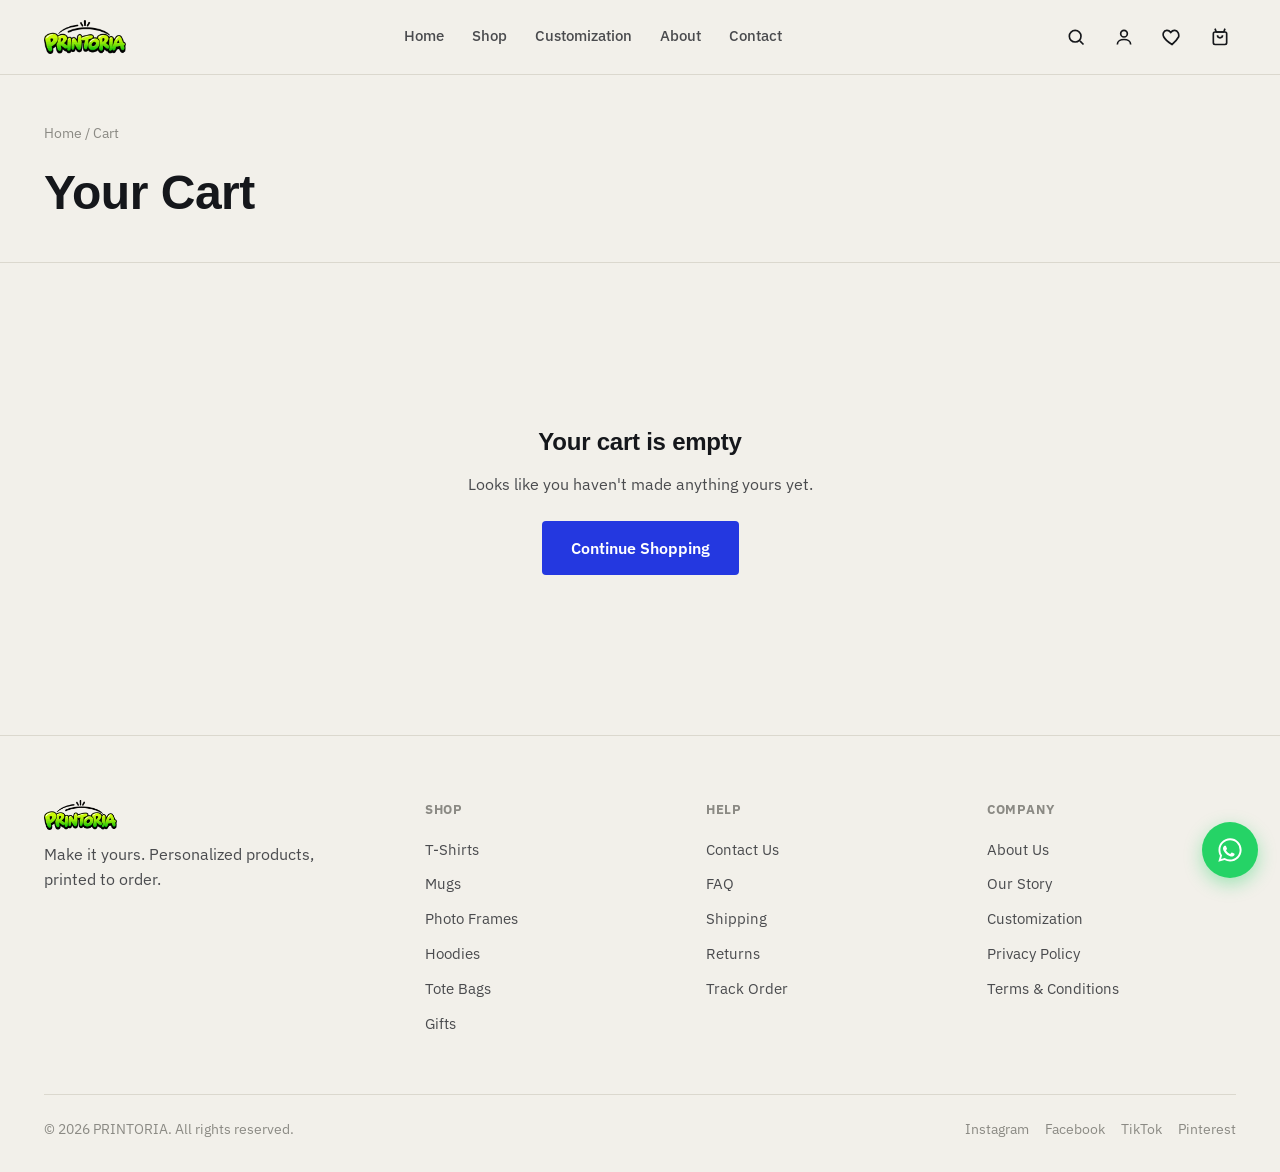
<file: cart.html>
<!DOCTYPE html>
<html lang="en">
<head>
<meta charset="UTF-8">
<meta name="viewport" content="width=device-width, initial-scale=1.0, viewport-fit=cover">
<title>Your Cart | PRINTORIA</title>
<meta name="description" content="Review the personalized products in your PRINTORIA cart before checkout.">
<link rel="preconnect" href="https://fonts.googleapis.com">
<link rel="preconnect" href="https://fonts.gstatic.com" crossorigin>
<link href="https://fonts.googleapis.com/css2?family=Archivo+Expanded:wght@600;700;800&family=IBM+Plex+Sans:wght@400;500;600;700&display=swap" rel="stylesheet">
<link rel="stylesheet" href="css/style.css">
</head>
<body>
<a class="skip-link" href="#main">Skip to content</a>

<header class="site-header">
  <div class="header-inner">
    <a href="index.html" class="logo"><img src="assets/brand/logo-printoria.png" alt="PRINTORIA" class="logo-img"></a>
    <nav class="main-nav" aria-label="Primary">
      <a href="index.html">Home</a>
      <a href="shop.html">Shop</a>
      <a href="customize.html">Customization</a>
      <a href="about.html">About</a>
      <a href="contact.html">Contact</a>
    </nav>
    <div class="header-actions">
      <button class="icon-btn hide-mobile" aria-label="Search" onclick="window.location.href='shop.html'">
        <svg width="20" height="20" viewBox="0 0 24 24" fill="none" stroke="currentColor" stroke-width="2"><circle cx="11" cy="11" r="7"/><line x1="21" y1="21" x2="16.65" y2="16.65"/></svg>
      </button>
      <a class="icon-btn hide-mobile" href="contact.html" aria-label="Account">
        <svg width="20" height="20" viewBox="0 0 24 24" fill="none" stroke="currentColor" stroke-width="2"><circle cx="12" cy="8" r="4"/><path d="M4 21c0-4 4-6 8-6s8 2 8 6"/></svg>
      </a>
      <a class="icon-btn hide-mobile" href="shop.html" aria-label="Wishlist">
        <svg width="20" height="20" viewBox="0 0 24 24" fill="none" stroke="currentColor" stroke-width="2"><path d="M12 21s-7.5-4.6-10-9.3C.4 8 2 4.5 5.6 4.1c2-.2 3.7.8 4.9 2.4C11.7 4.9 13.4 3.9 15.4 4.1 19 4.5 20.6 8 20 11.7 17.5 16.4 12 21 12 21z"/></svg>
      </a>
      <a class="icon-btn" href="cart.html" aria-label="Shopping bag">
        <svg width="20" height="20" viewBox="0 0 24 24" fill="none" stroke="currentColor" stroke-width="2"><path d="M6 2l1.5 4h9L18 2"/><rect x="4" y="6" width="16" height="15" rx="2"/><path d="M9 10a3 3 0 0 0 6 0"/></svg>
        <span class="badge js-cart-count" style="display:none">0</span>
      </a>
      <button class="hamburger" id="hamburger" aria-label="Open menu" aria-expanded="false">
        <span></span><span></span><span></span>
      </button>
    </div>
  </div>
  <nav id="mobile-nav" aria-label="Mobile">
    <a href="index.html">Home</a>
    <a href="shop.html">Shop</a>
    <a href="customize.html">Customization</a>
    <a href="about.html">About</a>
    <a href="contact.html">Contact</a>
    <a href="cart.html">Cart</a>
  </nav>
</header>

<main id="main">
  <section class="page-hero">
    <div class="container">
      <div class="breadcrumb"><a href="index.html">Home</a> / Cart</div>
      <h1>Your Cart</h1>
    </div>
  </section>

  <section class="section">
    <div class="container">
      <div class="cart-empty" id="cart-empty" style="display:none;">
        <h2>Your cart is empty</h2>
        <p style="color:var(--ink-soft);margin:12px 0 24px;">Looks like you haven't made anything yours yet.</p>
        <a href="shop.html" class="btn btn-accent">Continue Shopping</a>
      </div>

      <div class="cart-layout" id="cart-layout">
        <div>
          <div id="cart-items"></div>
          <div style="margin-top:24px;">
            <a href="shop.html" class="btn btn-outline">Continue Shopping</a>
          </div>
        </div>
        <div class="summary-card">
          <h3 style="margin-bottom:20px;">Order Summary</h3>
          <div class="summary-row"><span>Subtotal</span><span id="cart-subtotal">Rs. 0</span></div>
          <div class="summary-row"><span>Shipping</span><span id="cart-shipping">—</span></div>
          <div class="summary-row total"><span>Total</span><span id="cart-total">Rs. 0</span></div>
          <a href="checkout.html" class="btn btn-accent btn-block" style="margin-top:20px;">Proceed to Checkout</a>
          <p class="hint-sm" id="design-file-hint" style="margin-top:10px;display:none;">Tip: click "Download Design" on any custom item above, then attach that image when you send us your order on WhatsApp.</p>
        </div>
      </div>
    </div>
  </section>
</main>

<footer class="site-footer">
  <div class="container">
    <div class="footer-grid">
      <div class="footer-brand">
        <a href="index.html" class="logo"><img src="assets/brand/logo-printoria.png" alt="PRINTORIA" class="logo-img"></a>
        <p>Make it yours. Personalized products, printed to order.</p>
      </div>
      <div class="footer-col">
        <h4>Shop</h4>
        <ul>
          <li><a href="shop.html?category=T-Shirts">T-Shirts</a></li>
          <li><a href="shop.html?category=Mugs">Mugs</a></li>
          <li><a href="shop.html?category=Photo%20Frames">Photo Frames</a></li>
          <li><a href="shop.html?category=Hoodies">Hoodies</a></li>
          <li><a href="shop.html?category=Tote%20Bags">Tote Bags</a></li>
          <li><a href="shop.html?category=Personalized%20Gifts">Gifts</a></li>
        </ul>
      </div>
      <div class="footer-col">
        <h4>Help</h4>
        <ul>
          <li><a href="contact.html">Contact Us</a></li>
          <li><a href="about.html#faq">FAQ</a></li>
          <li><a href="about.html#faq">Shipping</a></li>
          <li><a href="about.html#faq">Returns</a></li>
          <li><a href="contact.html">Track Order</a></li>
        </ul>
      </div>
      <div class="footer-col">
        <h4>Company</h4>
        <ul>
          <li><a href="about.html">About Us</a></li>
          <li><a href="about.html">Our Story</a></li>
          <li><a href="customize.html">Customization</a></li>
          <li><a href="about.html#faq">Privacy Policy</a></li>
          <li><a href="about.html#faq">Terms &amp; Conditions</a></li>
        </ul>
      </div>
    </div>
    <div class="footer-bottom">
      <span>© 2026 PRINTORIA. All rights reserved.</span>
      <div class="social-row">
        <a href="#" aria-label="Instagram">Instagram</a>
        <a href="#" aria-label="Facebook">Facebook</a>
        <a href="#" aria-label="TikTok">TikTok</a>
        <a href="#" aria-label="Pinterest">Pinterest</a>
      </div>
    </div>
  </div>
</footer>

<script src="js/products.js"></script>
<script src="js/main.js"></script>
<script src="js/cart.js"></script>
</body>
</html>
</file>
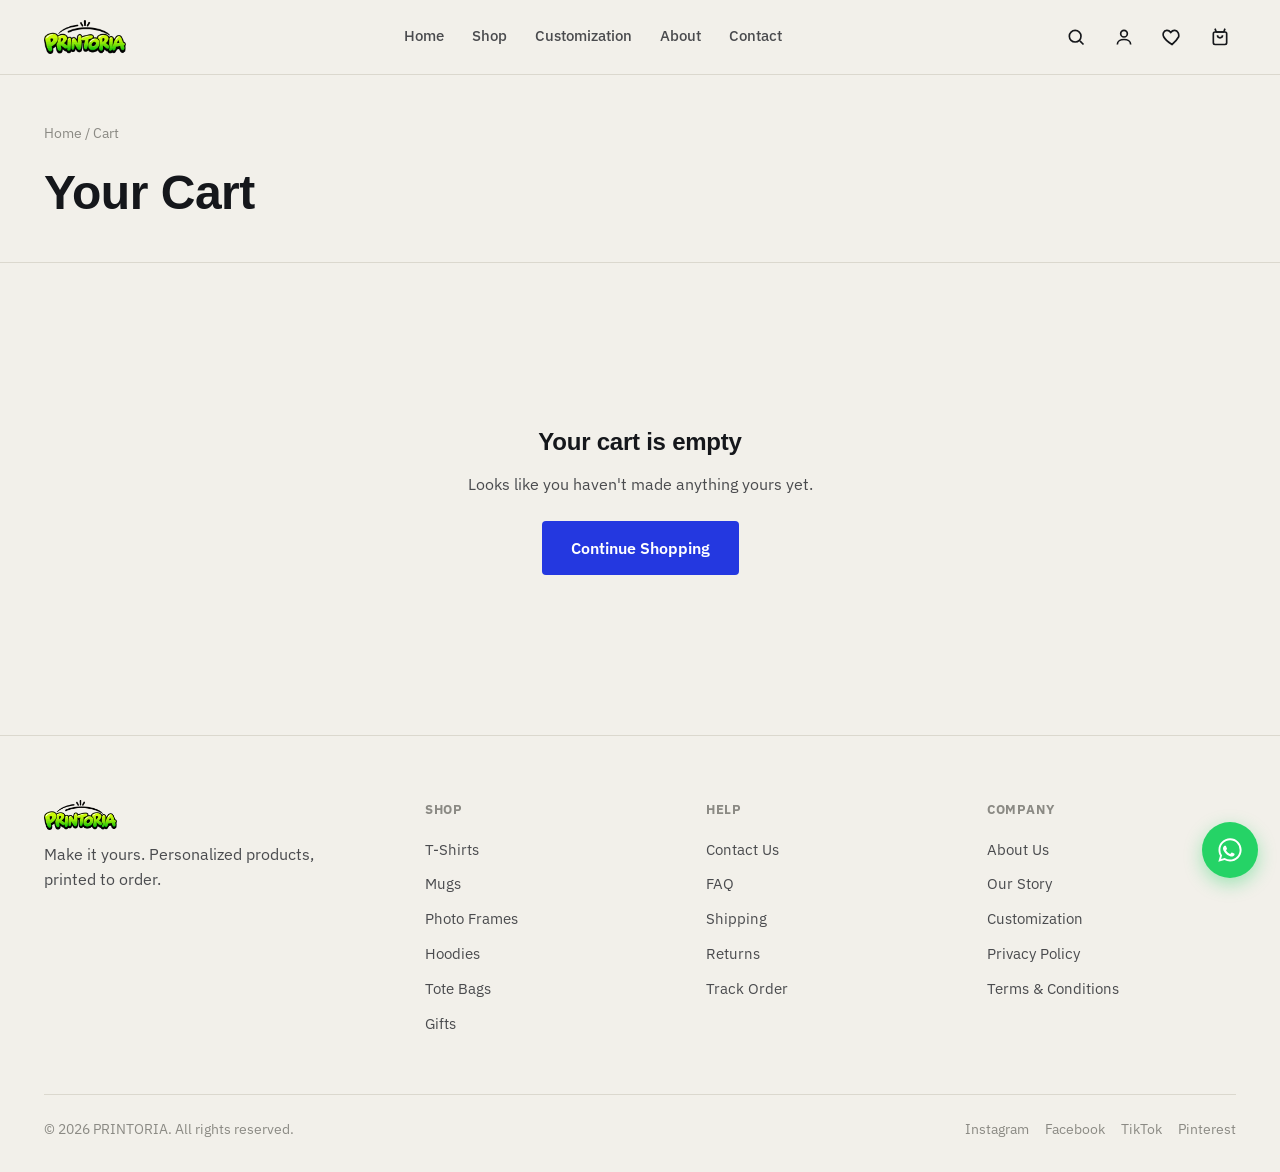
<file: checkout.html>
<!DOCTYPE html>
<html lang="en">
<head>
<meta charset="UTF-8">
<meta name="viewport" content="width=device-width, initial-scale=1.0, viewport-fit=cover">
<title>Checkout | PRINTORIA</title>
<meta name="description" content="Complete your order at PRINTORIA.">
<link rel="preconnect" href="https://fonts.googleapis.com">
<link rel="preconnect" href="https://fonts.gstatic.com" crossorigin>
<link href="https://fonts.googleapis.com/css2?family=Archivo+Expanded:wght@600;700;800&family=IBM+Plex+Sans:wght@400;500;600;700&display=swap" rel="stylesheet">
<link rel="stylesheet" href="css/style.css">
</head>
<body>
<a class="skip-link" href="#main">Skip to content</a>

<header class="site-header">
  <div class="header-inner">
    <a href="index.html" class="logo"><img src="assets/brand/logo-printoria.png" alt="PRINTORIA" class="logo-img"></a>
    <nav class="main-nav" aria-label="Primary">
      <a href="index.html">Home</a>
      <a href="shop.html">Shop</a>
      <a href="customize.html">Customization</a>
      <a href="about.html">About</a>
      <a href="contact.html">Contact</a>
    </nav>
    <div class="header-actions">
      <a class="icon-btn" href="cart.html" aria-label="Shopping bag">
        <svg width="20" height="20" viewBox="0 0 24 24" fill="none" stroke="currentColor" stroke-width="2"><path d="M6 2l1.5 4h9L18 2"/><rect x="4" y="6" width="16" height="15" rx="2"/><path d="M9 10a3 3 0 0 0 6 0"/></svg>
        <span class="badge js-cart-count" style="display:none">0</span>
      </a>
      <button class="hamburger" id="hamburger" aria-label="Open menu" aria-expanded="false">
        <span></span><span></span><span></span>
      </button>
    </div>
  </div>
  <nav id="mobile-nav" aria-label="Mobile">
    <a href="index.html">Home</a>
    <a href="shop.html">Shop</a>
    <a href="cart.html">Cart</a>
  </nav>
</header>

<main id="main">
  <section class="page-hero">
    <div class="container">
      <div class="breadcrumb"><a href="index.html">Home</a> / <a href="cart.html">Cart</a> / Checkout</div>
      <h1>Checkout</h1>
    </div>
  </section>

  <section class="section">
    <div class="container">

      <div id="checkout-confirmation" style="display:none;text-align:center;padding:60px 0;">
        <h2>Order sent on WhatsApp</h2>
        <p style="color:var(--ink-soft);max-width:52ch;margin:16px auto 28px;">
          Your order details opened in WhatsApp<span id="confirmation-design-note"></span>.
          Our team will confirm the total, delivery, and payment with you directly there.
        </p>
        <a href="index.html" class="btn btn-accent">Back to Home</a>
      </div>
      <!-- On phones that support sharing files, initCheckoutPage() (js/cart.js)
           rewrites the heading/paragraph above in place for the "shared via
           the OS share sheet" outcome — see tryNativeOrderShare(). -->

      <div class="checkout-layout" id="checkout-form-wrap">
        <form id="checkout-form">
          <div class="form-section">
            <h3>Contact &amp; Shipping</h3>
            <div class="form-grid">
              <div class="field"><label for="full-name">Full Name</label><input type="text" id="full-name" required></div>
              <div class="field"><label for="email">Email</label><input type="email" id="email" required></div>
              <div class="field"><label for="phone">Phone</label><input type="tel" id="phone" required></div>
              <div class="field"><label for="country">Country</label>
                <select id="country" required>
                  <option value="">Select country</option>
                  <option>Pakistan</option>
                  <option>United States</option>
                  <option>United Kingdom</option>
                  <option>United Arab Emirates</option>
                  <option>Other</option>
                </select>
              </div>
              <div class="field full"><label for="address">Address</label><input type="text" id="address" required></div>
              <div class="field"><label for="city">City</label><input type="text" id="city" required></div>
              <div class="field"><label for="postal">Postal Code</label><input type="text" id="postal" required></div>
            </div>
          </div>

          <div class="form-section">
            <h3>Shipping Method</h3>
            <label class="radio-card selected">
              <input type="radio" name="shipping" value="standard" checked>
              <span class="radio-copy"><strong>Standard Delivery</strong><span class="radio-note">5–7 business days · Rs. 250</span></span>
            </label>
            <label class="radio-card">
              <input type="radio" name="shipping" value="express">
              <span class="radio-copy"><strong>Express Delivery</strong><span class="radio-note">2–3 business days · Rs. 650</span></span>
            </label>
          </div>

          <div class="form-section payment-options">
            <h3>Payment</h3>
            <label class="radio-card selected">
              <input type="radio" name="payment" value="cod" checked>
              <span class="radio-copy"><strong>Cash on Delivery</strong><span class="radio-note">Pay when your order arrives</span></span>
            </label>
            <label class="radio-card">
              <input type="radio" name="payment" value="whatsapp">
              <span class="radio-copy"><strong>Pay on WhatsApp</strong><span class="radio-note">Bank transfer or mobile wallet — we'll share account details and confirm payment on WhatsApp</span></span>
            </label>
            <p class="notice">We don't take card payments on the site itself — once you send your order, our team confirms the price and completes payment with you directly on WhatsApp.</p>
          </div>

          <button type="submit" class="btn btn-whatsapp btn-block">
            <svg width="18" height="18" viewBox="0 0 24 24" fill="currentColor" aria-hidden="true"><path d="M12.04 2C6.58 2 2.13 6.45 2.13 11.91c0 1.75.46 3.45 1.32 4.95L2 22l5.29-1.39a9.9 9.9 0 0 0 4.75 1.21h.01c5.46 0 9.9-4.45 9.9-9.91 0-2.65-1.03-5.14-2.9-7.01A9.82 9.82 0 0 0 12.04 2zm0 1.67c2.19 0 4.25.85 5.8 2.4a8.2 8.2 0 0 1 2.42 5.84c0 4.55-3.71 8.25-8.25 8.25a8.24 8.24 0 0 1-4.2-1.15l-.3-.18-3.14.82.84-3.06-.2-.32a8.18 8.18 0 0 1-1.26-4.37c0-4.55 3.71-8.23 8.29-8.23z"/></svg>
            Place Order on WhatsApp
          </button>
        </form>

        <div class="summary-card">
          <h3 style="margin-bottom:20px;">Order Summary</h3>
          <div id="checkout-items" style="margin-bottom:16px;"></div>
          <div class="summary-row"><span>Subtotal</span><span id="checkout-subtotal">Rs. 0</span></div>
          <div class="summary-row"><span>Shipping</span><span id="checkout-shipping">Rs. 0</span></div>
          <div class="summary-row total"><span>Total</span><span id="checkout-total">Rs. 0</span></div>
          <p class="hint-sm" style="margin-top:8px;">Fill in your details and tap "Place Order on WhatsApp" — it opens a chat with your order ready to send.</p>
        </div>
      </div>
    </div>
  </section>
</main>

<footer class="site-footer">
  <div class="container">
    <div class="footer-bottom" style="border-top:none;padding-top:0;">
      <span>© 2026 PRINTORIA. All rights reserved.</span>
    </div>
  </div>
</footer>

<script src="js/products.js"></script>
<script src="js/main.js"></script>
<script src="js/cart.js"></script>
</body>
</html>
</file>
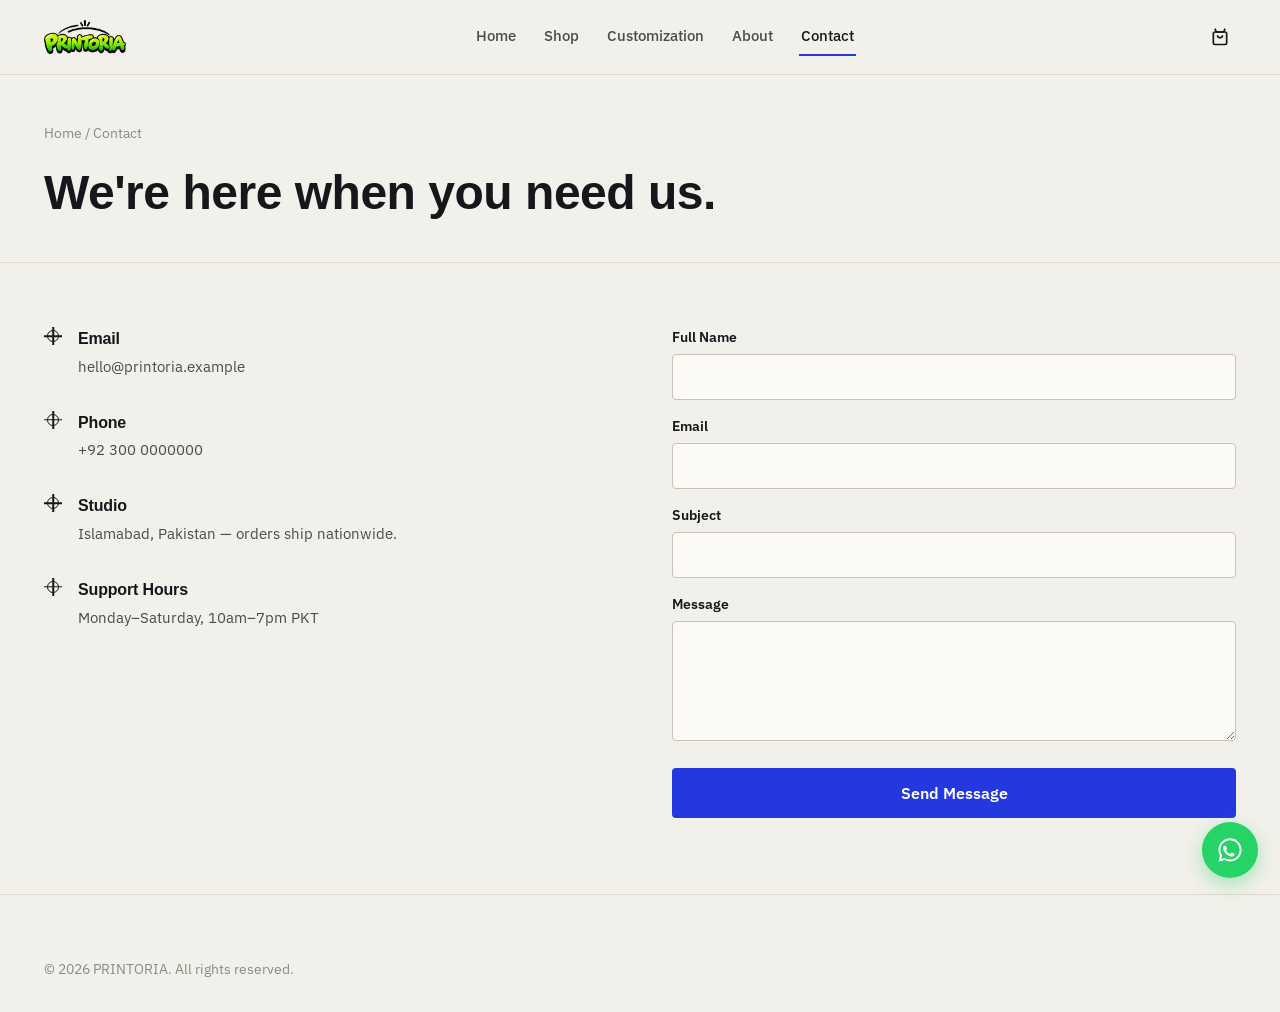
<file: contact.html>
<!DOCTYPE html>
<html lang="en">
<head>
<meta charset="UTF-8">
<meta name="viewport" content="width=device-width, initial-scale=1.0, viewport-fit=cover">
<title>Contact Us | PRINTORIA</title>
<meta name="description" content="Get in touch with the PRINTORIA team for order help, customization questions, or general inquiries.">
<link rel="preconnect" href="https://fonts.googleapis.com">
<link rel="preconnect" href="https://fonts.gstatic.com" crossorigin>
<link href="https://fonts.googleapis.com/css2?family=Archivo+Expanded:wght@600;700;800&family=IBM+Plex+Sans:wght@400;500;600;700&display=swap" rel="stylesheet">
<link rel="stylesheet" href="css/style.css">
</head>
<body>
<a class="skip-link" href="#main">Skip to content</a>

<header class="site-header">
  <div class="header-inner">
    <a href="index.html" class="logo"><img src="assets/brand/logo-printoria.png" alt="PRINTORIA" class="logo-img"></a>
    <nav class="main-nav" aria-label="Primary">
      <a href="index.html">Home</a>
      <a href="shop.html">Shop</a>
      <a href="customize.html">Customization</a>
      <a href="about.html">About</a>
      <a href="contact.html" class="active">Contact</a>
    </nav>
    <div class="header-actions">
      <a class="icon-btn" href="cart.html" aria-label="Shopping bag">
        <svg width="20" height="20" viewBox="0 0 24 24" fill="none" stroke="currentColor" stroke-width="2"><path d="M6 2l1.5 4h9L18 2"/><rect x="4" y="6" width="16" height="15" rx="2"/><path d="M9 10a3 3 0 0 0 6 0"/></svg>
        <span class="badge js-cart-count" style="display:none">0</span>
      </a>
      <button class="hamburger" id="hamburger" aria-label="Open menu" aria-expanded="false">
        <span></span><span></span><span></span>
      </button>
    </div>
  </div>
  <nav id="mobile-nav" aria-label="Mobile">
    <a href="index.html">Home</a>
    <a href="shop.html">Shop</a>
    <a href="about.html">About</a>
    <a href="contact.html">Contact</a>
    <a href="cart.html">Cart</a>
  </nav>
</header>

<main id="main">
  <section class="page-hero">
    <div class="container">
      <div class="breadcrumb"><a href="index.html">Home</a> / Contact</div>
      <h1>We're here when you need us.</h1>
    </div>
  </section>

  <section class="section">
    <div class="container contact-layout">
      <div>
        <div class="contact-info-item">
          <span class="regmark" aria-hidden="true"><span class="regmark-circle"></span></span>
          <div><h4>Email</h4><p>hello@printoria.example</p></div>
        </div>
        <div class="contact-info-item">
          <span class="regmark" aria-hidden="true"><span class="regmark-circle"></span></span>
          <div><h4>Phone</h4><p>+92 300 0000000</p></div>
        </div>
        <div class="contact-info-item">
          <span class="regmark" aria-hidden="true"><span class="regmark-circle"></span></span>
          <div><h4>Studio</h4><p>Islamabad, Pakistan — orders ship nationwide.</p></div>
        </div>
        <div class="contact-info-item">
          <span class="regmark" aria-hidden="true"><span class="regmark-circle"></span></span>
          <div><h4>Support Hours</h4><p>Monday–Saturday, 10am–7pm PKT</p></div>
        </div>
      </div>

      <form id="contact-form">
        <div class="field" style="margin-bottom:16px;">
          <label for="c-name">Full Name</label>
          <input type="text" id="c-name" required>
        </div>
        <div class="field" style="margin-bottom:16px;">
          <label for="c-email">Email</label>
          <input type="email" id="c-email" required>
        </div>
        <div class="field" style="margin-bottom:16px;">
          <label for="c-subject">Subject</label>
          <input type="text" id="c-subject" required>
        </div>
        <div class="field" style="margin-bottom:20px;">
          <label for="c-message">Message</label>
          <textarea id="c-message" required></textarea>
        </div>
        <button type="submit" class="btn btn-accent btn-block">Send Message</button>
        <p id="contact-msg" style="margin-top:12px;font-size:0.88rem;color:var(--cobalt);" role="status"></p>
      </form>
    </div>
  </section>
</main>

<footer class="site-footer">
  <div class="container">
    <div class="footer-bottom" style="border-top:none;padding-top:0;">
      <span>© 2026 PRINTORIA. All rights reserved.</span>
    </div>
  </div>
</footer>

<script src="js/products.js"></script>
<script src="js/main.js"></script>
<script>
  document.getElementById("contact-form").addEventListener("submit", function(e){
    e.preventDefault();
    // Front-end only: wire this up to an email service or backend endpoint.
    document.getElementById("contact-msg").textContent = "Thanks — we'll get back to you soon. (This form is not yet connected to a backend.)";
    this.reset();
  });
</script>
</body>
</html>
</file>
<file: css/style.css>
/* =========================================================
   PRINTORIA — Design System
   A working print-studio aesthetic: registration marks, spot
   colors, ticket-stub cards. One bold ink-blue accent, warm
   paper base, sparing stamp-red for sale/attention only.
   ========================================================= */

:root{
  /* Color */
  --paper:        #F2F0EA;
  --paper-raised: #FBFAF7;
  --ink:          #15171B;
  --ink-soft:     #4A4B4E;
  --grey:         #8B8A84;
  --line:         #DBD8CE;
  --line-strong:  #C6C2B4;
  --cobalt:       #2438E0;
  --cobalt-dark:  #1A2AA8;
  --stamp:        #D8432B;
  --paper-dark:   #E9E6DD;

  /* Type */
  --font-display: 'Archivo Expanded', sans-serif;
  --font-body: 'IBM Plex Sans', sans-serif;

  /* Scale */
  --space-1: 4px;
  --space-2: 8px;
  --space-3: 12px;
  --space-4: 16px;
  --space-5: 24px;
  --space-6: 32px;
  --space-7: 48px;
  --space-8: 64px;
  --space-9: 96px;
  --space-10: 140px;

  --radius-s: 4px;
  --radius-m: 10px;
  --container: 1240px;
}

/* ---------- Reset ---------- */
*, *::before, *::after{ box-sizing: border-box; }
html{ scroll-behavior: smooth; }
body{
  margin: 0;
  background: var(--paper);
  color: var(--ink);
  font-family: var(--font-body);
  font-size: 16px;
  line-height: 1.55;
  -webkit-font-smoothing: antialiased;
}
img{ max-width: 100%; display: block; }
a{ color: inherit; text-decoration: none; }
ul{ list-style: none; margin: 0; padding: 0; }
button{ font-family: inherit; cursor: pointer; }
input, select, textarea{ font-family: inherit; font-size: 1rem; }
h1,h2,h3,h4{ font-family: var(--font-display); margin: 0; font-weight: 700; letter-spacing: -0.01em; }
p{ margin: 0; }

:focus-visible{
  outline: 2px solid var(--cobalt);
  outline-offset: 3px;
}

@media (prefers-reduced-motion: reduce){
  *{ animation-duration: 0.001ms !important; animation-iteration-count: 1 !important; transition-duration: 0.001ms !important; scroll-behavior: auto !important; }
}

.container{
  max-width: var(--container);
  margin: 0 auto;
  padding: 0 var(--space-5);
}

.visually-hidden{
  position: absolute; width:1px; height:1px; overflow:hidden;
  clip: rect(0,0,0,0); white-space:nowrap; border:0; padding:0; margin:-1px;
}

.skip-link{
  position:absolute; left:-999px; top:0; background:var(--ink); color:#fff;
  padding: 10px 16px; z-index: 999; border-radius: 0 0 6px 0;
}
.skip-link:focus{ left:0; }

/* ---------- Registration mark motif ---------- */
.regmark{
  display:inline-block; width: 18px; height: 18px; position: relative; flex-shrink:0;
}
.regmark::before, .regmark::after{
  content:""; position:absolute; background: currentColor;
}
.regmark::before{ left:50%; top:0; width:1.5px; height:100%; transform: translateX(-50%); }
.regmark::after{ top:50%; left:0; height:1.5px; width:100%; transform: translateY(-50%); }
.regmark-circle{
  position:absolute; inset: 3px; border: 1.5px solid currentColor; border-radius:50%;
}

.section-tag{
  display:flex; align-items:center; gap: var(--space-3);
  color: var(--cobalt); font-weight:600; font-size: 0.95rem;
  margin-bottom: var(--space-3);
}

/* ---------- Buttons ---------- */
.btn{
  display:inline-flex; align-items:center; justify-content:center; gap: 8px;
  padding: 14px 28px; border-radius: var(--radius-s);
  font-weight: 600; font-size: 0.98rem; border: 1.5px solid transparent;
  transition: transform .18s ease, background .18s ease, color .18s ease, border-color .18s ease;
  white-space: nowrap;
}
.btn:active{ transform: translateY(1px); }
.btn-primary{ background: var(--ink); color: var(--paper-raised); }
.btn-primary:hover{ background: var(--cobalt); }
.btn-accent{ background: var(--cobalt); color:#fff; }
.btn-accent:hover{ background: var(--cobalt-dark); }
.btn-outline{ background: transparent; border-color: var(--ink); color: var(--ink); }
.btn-outline:hover{ background: var(--ink); color: var(--paper-raised); }
.btn-block{ width:100%; }
.btn-sm{ padding: 10px 18px; font-size: 0.88rem; }
.btn[disabled]{ opacity:0.5; cursor:not-allowed; }

/* ---------- Header ---------- */
.site-header{
  position: sticky; top:0; z-index: 100;
  background: rgba(242,240,234,0.92);
  backdrop-filter: blur(8px);
  border-bottom: 1px solid var(--line);
}
.header-inner{
  display:flex; align-items:center; justify-content:space-between;
  padding: 18px var(--space-5);
  max-width: var(--container); margin: 0 auto;
}
.logo{
  font-family: var(--font-display); font-size: 1.5rem; font-weight: 800;
  letter-spacing: -0.02em; display:flex; align-items:center; gap:10px;
}
.logo .regmark{ color: var(--cobalt); }
.logo-img{ height: 34px; width: auto; display:block; }
.footer-brand .logo-img{ height: 30px; }
.main-nav{ display:flex; gap: var(--space-6); }
.main-nav a{
  font-size: 0.95rem; font-weight: 500; color: var(--ink-soft);
  padding: 6px 2px; border-bottom: 2px solid transparent;
  transition: color .15s ease, border-color .15s ease;
}
.main-nav a:hover, .main-nav a.active{ color: var(--ink); border-color: var(--cobalt); }
.header-actions{ display:flex; align-items:center; gap: var(--space-4); }
.icon-btn{
  position:relative; background:none; border:none; padding:6px;
  color: var(--ink); display:flex; align-items:center; justify-content:center;
}
.icon-btn:hover{ color: var(--cobalt); }
.badge{
  position:absolute; top:-2px; right:-4px; background: var(--stamp); color:#fff;
  font-size: 0.65rem; font-weight:700; min-width:16px; height:16px; border-radius:50%;
  display:flex; align-items:center; justify-content:center; padding:0 3px;
}
.hamburger{ display:none; background:none; border:none; }
.hamburger span{ display:block; width:24px; height:2px; background:var(--ink); margin:5px 0; transition:.2s; }

#mobile-nav{
  display:none; flex-direction:column; gap:0; border-top:1px solid var(--line);
  background: var(--paper);
}
#mobile-nav a{
  padding: 16px var(--space-5); border-bottom:1px solid var(--line);
  font-weight:600;
}
#mobile-nav.open{ display:flex; }

@media (max-width: 900px){
  .main-nav{ display:none; }
  .header-actions .icon-btn.hide-mobile{ display:none; }
  .hamburger{ display:block; }
}

/* ---------- Hero ---------- */
/* Poppins Bold is bundled locally (assets/fonts) so the headline always
   renders as designed, with no dependency on a font CDN. */
@font-face{
  font-family: 'Poppins';
  src: url('../assets/fonts/poppins-bold-latin.woff') format('woff');
  font-weight: 700; font-style: normal; font-display: swap;
}
.hero{
  /* Hero-only type: rounded display headline + clean modern body sans */
  --hero-display: 'Archivo Expanded', 'Poppins', ui-rounded, system-ui, sans-serif;
  --hero-body: 'Inter', system-ui, -apple-system, 'Segoe UI', Roboto, 'Helvetica Neue', Arial, sans-serif;
  font-family: var(--hero-body);
  position:relative; overflow:hidden;
  padding: var(--space-8) 0 var(--space-9);
  border-bottom: 1px solid var(--line);
}
.hero-inner{
  display:grid; grid-template-columns: 1.05fr 0.95fr; gap: var(--space-8);
  align-items: stretch;
}
.hero-copy{ align-self:center; position:relative; z-index:3; }
.hero-copy .section-tag{ margin-bottom: var(--space-4); }

/* Headline — five stacked lines. "INTO" carries a printer's rule that
   ends in a cobalt dot that hands off to the payoff, which is set in cobalt with an
   off-register red ghost (a nod to misaligned spot-color printing). */
.hero h1{
  font-family: var(--hero-display); font-weight: 700; color: var(--olive-ink);
  font-size: clamp(2.2rem, 4.2vw, 3.8rem); line-height: 1.08;
  margin-bottom: var(--space-5); letter-spacing: -0.01em;
}
.h1-line{ display:block; }
.h1-accent{ color: var(--lime-dark); }
.h1-real{
  text-shadow: 0.055em 0.045em 0 rgba(216,67,43,0.42);
  width:fit-content;
}

.hero p.lede{ font-size: 1.12rem; line-height: 1.6; letter-spacing: -0.006em; color: var(--ink-soft); max-width: 44ch; margin-bottom: var(--space-6); }
.hero-actions{ display:flex; gap: var(--space-4); flex-wrap:wrap; margin-bottom: var(--space-6); }
.btn-arrow svg{ transition: transform .2s ease; }
.btn-arrow:hover svg{ transform: translateX(4px); }

/* Job-ticket strip: ruled line + three spec cells */
.trust-line{
  display:flex; flex-wrap:wrap; gap: var(--space-2) var(--space-5); max-width: 560px;
  border-top: 1.5px solid var(--ink); padding-top: var(--space-3);
  font-size: 0.88rem; font-weight:500; color: var(--ink);
}
.trust-line li{ display:flex; align-items:center; gap:8px; }
.trust-line svg{ color: var(--cobalt); flex-shrink:0; }

.hero-art{ position:relative; }

/* Product waterfall — no card/box chrome; bleeds full-height into the
   hero section itself rather than sitting in a contained square. */
.hero-waterfall{
  position:relative; width:100%; height:100%;
  overflow:hidden;
  /* soften the left/right edges so the halftone field melts into the paper */
  -webkit-mask-image: linear-gradient(90deg, transparent 0, #000 9%, #000 91%, transparent 100%);
          mask-image: linear-gradient(90deg, transparent 0, #000 9%, #000 91%, transparent 100%);
}
/* desktop: hero-art stretches to the row height (via align-items:stretch
   above); pull the waterfall past that box on both edges by exactly the
   section's own padding, so it starts at the very top of .hero and ends
   at its very bottom — .hero's overflow:hidden clips it there cleanly. */
@media (min-width: 901px){
  /* Keep the whole hero within one screen: tighter padding, and the headline
     scales with viewport height (the 495px is header + padding + the fixed
     copy below the headline). Width still caps it on large monitors. */
  .hero{ padding: var(--space-7) 0 var(--space-8); }
  .hero-waterfall{
    margin-top: calc(var(--space-7) * -1);
    margin-bottom: calc(var(--space-8) * -1);
    height: calc(100% + var(--space-7) + var(--space-8));
  }
}
/* halftone dot field + soft cobalt glow behind the products */
.hero-waterfall::before{
  content:""; position:absolute; inset:0; pointer-events:none;
  background:
    radial-gradient(circle at 50% 46%, rgba(36,56,224,0.10), transparent 60%),
    radial-gradient(circle, rgba(36,56,224,0.30) 1.3px, transparent 1.8px) 0 0 / 15px 15px;
  -webkit-mask-image: radial-gradient(ellipse 62% 52% at 50% 47%, #000 8%, transparent 78%);
          mask-image: radial-gradient(ellipse 62% 52% at 50% 47%, #000 8%, transparent 78%);
}
.hero-waterfall .wf-stage{
  position:absolute; inset:0; display:flex; justify-content:center; align-items:flex-start;
  gap: clamp(10px, 2vw, 22px); padding: 0 clamp(6px, 2vw, 18px);
}
.hero-waterfall .wf-stage::before{
  content:""; position:absolute; inset:0; z-index:2; pointer-events:none;
  background: linear-gradient(var(--paper), rgba(242,240,234,0) 14%, rgba(242,240,234,0) 86%, var(--paper));
}
.hero-waterfall .wf-col{
  position:relative; flex: 1 1 0; max-width:150px; display:flex; flex-direction:column; align-items:center;
}
.hero-waterfall .wf-track{
  display:flex; flex-direction:column; gap: clamp(16px, 2.6vw, 26px);
  animation-name: wf-fall; animation-timing-function: linear; animation-iteration-count: infinite;
  will-change:transform;
}
/* Every column falls the same direction — top to bottom — like a real
   waterfall, just at different speeds per column for a natural cascade. */
@keyframes wf-fall{ from{ transform:translateY(-50%); } to{ transform:translateY(0); } }
.hero-waterfall .wf-col:nth-child(1) .wf-track{ animation-duration: 15s; }
.hero-waterfall .wf-col:nth-child(2) .wf-track{ animation-duration: 21s; }
.hero-waterfall .wf-col:nth-child(3) .wf-track{ animation-duration: 12s; }
.hero-waterfall .wf-col:nth-child(4) .wf-track{ animation-duration: 18s; }

/* wf-card: outer wrapper drifts gently side to side, like it's carried
   by a current — independent of the vertical scroll and the card's
   own rotation, so the two motions blend instead of fighting. */
.hero-waterfall .wf-card{
  width:100%;
  animation: wf-flow var(--fdur, 8s) ease-in-out infinite;
  animation-delay: var(--fdelay, 0s);
  will-change: transform;
}
@keyframes wf-flow{
  0%   { transform: translateX(calc(var(--fx, 10px) * -1)) translateY(0); }
  50%  { transform: translateX(var(--fx, 10px)) translateY(calc(var(--fx, 10px) * 0.6)); }
  100% { transform: translateX(calc(var(--fx, 10px) * -1)) translateY(0); }
}
.hero-waterfall .wf-inner{
  border-radius: 10px; display:flex; align-items:center; justify-content:center;
  filter: drop-shadow(0 10px 18px rgba(21,23,27,0.16));
  transform: rotate(var(--r, 0deg));
  transition: filter .3s ease;
  /* Every card gets the same footprint regardless of the product photo's
     native aspect ratio (a tall bottle vs. a wide mug vs. a square tee),
     so columns keep an even rhythm instead of some cards towering over
     their neighbors and crowding the gap between them. */
  aspect-ratio: 4 / 5;
  width:100%;
}
.hero-waterfall .wf-inner svg{ display:block; width:100%; height:auto; }
/* real product photos (transparent PNGs) sit in the same flow as the SVGs */
.hero-waterfall .wf-inner img.wf-photo{
  display:block; width:100%; height:100%; object-fit:contain;
}
.hero-waterfall .wf-inner.wf-sway{ animation: wf-sway 6s ease-in-out infinite; }
@keyframes wf-sway{
  0%,100%{ transform: rotate(var(--r,0deg)); }
  50%{ transform: rotate(calc(var(--r,0deg) + 2.2deg)); }
}

/* Press-stamp seal: sits on the seam between copy and product stream */
.hero-seal{
  position:absolute; z-index:4; left:0; bottom: 14%;
  width: 116px; height:116px; transform: translateX(-42%) rotate(-8deg);
  color: var(--cobalt);
  filter: drop-shadow(0 8px 14px rgba(21,23,27,0.14));
}
.hero-seal svg{ display:block; width:100%; height:100%; overflow:visible; }
.hero-seal .seal-bg{ fill: var(--paper-raised); stroke: var(--cobalt); stroke-width:1.6; }
.hero-seal .seal-inner{ fill:none; stroke: var(--cobalt); stroke-width:1; stroke-dasharray: 2 3; }
.hero-seal text{
  font-family: var(--hero-body); font-weight:700; font-size: 10.5px; fill: var(--cobalt);
}
.hero-seal .seal-ring{ transform-origin: 60px 60px; animation: seal-spin 28s linear infinite; }
.hero-seal .seal-mark{ fill:none; stroke: var(--cobalt); stroke-width:1.6; stroke-linecap:round; }
@keyframes seal-spin{ to{ transform: rotate(360deg); } }

@media (prefers-reduced-motion: reduce){
  .hero-waterfall .wf-track,
  .hero-waterfall .wf-card,
  .hero-waterfall .wf-inner.wf-sway,
  .hero-seal .seal-ring{ animation: none !important; }
}

@media (max-width: 1100px){
  .trust-line{ column-gap: var(--space-4); font-size: 0.85rem; }
}
@media (max-width: 900px){
  .hero-inner{ grid-template-columns: 1fr; }
  .hero-art{ order:-1; }
  .hero-waterfall{
    height: calc(360px + var(--space-8));
    margin-top: calc(var(--space-8) * -1);
  }
  .hero-waterfall .wf-col{ max-width: 120px; }
  .hero-seal{ left:auto; right: var(--space-4); bottom: var(--space-4); width:92px; height:92px; transform: rotate(-8deg); }
  .hero h1{ font-size: clamp(1.3rem, 6vw, 2.6rem); }
  .hero-actions{ margin-bottom: var(--space-6); }
}
@media (max-width: 560px){
  .hero-waterfall{ height: calc(300px + var(--space-8)); }
  .hero-waterfall .wf-col:nth-child(3){ display:none; }
  .hero-seal{ width:78px; height:78px; right: var(--space-3); bottom: var(--space-2); }
  .hero-actions .btn{ flex:1 1 100%; }
  .trust-line{ flex-direction:column; gap:0; padding-top:0; }
  .trust-line li{ padding: var(--space-3) 0; }
  .trust-line li + li{ border-top:1px solid var(--line-strong); }
}

/* ---------- Section shell ---------- */
.section{ padding: var(--space-9) 0; }
.section-border{ border-bottom: 1px solid var(--line); }
.section-header{
  display:flex; justify-content:space-between; align-items:flex-end; gap: var(--space-5);
  margin-bottom: var(--space-7);
}
.section-header h2{ font-size: clamp(1.8rem, 3vw, 2.6rem); max-width: 20ch; }
.section-header p{ color: var(--ink-soft); max-width: 40ch; }
.section-alt{ background: var(--paper-dark); }

/* ---------- Category section: see "Category ticket rail" near the end
   of this file for the from-scratch component that replaced it. ---------- */

/* ---------- Product grid / card ---------- */
.product-grid{
  display:grid; grid-template-columns: repeat(4, 1fr); gap: var(--space-5);
}
@media (max-width:1100px){ .product-grid{ grid-template-columns: repeat(3,1fr); } }
@media (max-width:760px){ .product-grid{ grid-template-columns: repeat(2,1fr); } }

.product-card{
  background: var(--paper-raised); border: 1px solid var(--line); border-radius: var(--radius-m);
  overflow:hidden; display:flex; flex-direction:column; transition: box-shadow .2s ease, border-color .2s ease;
}
.product-card:hover{ box-shadow: 0 20px 40px -28px rgba(21,23,27,0.35); border-color: var(--line-strong); }
.pc-media{ position:relative; aspect-ratio: 1/1; overflow:hidden; background: var(--paper-dark); }
.pc-media img{ width:100%; height:100%; object-fit:cover; transition: transform .5s ease; }
.product-card:hover .pc-media img{ transform: scale(1.05); }
.pc-wishlist{
  position:absolute; top:10px; right:10px; background: var(--paper-raised); border:1px solid var(--line);
  border-radius:50%; width:34px; height:34px; display:flex; align-items:center; justify-content:center;
  transition: color .15s ease, border-color .15s ease;
}
.pc-wishlist svg{ width:16px; height:16px; }
.pc-wishlist.active{ color: var(--stamp); border-color: var(--stamp); }
.pc-quick{
  position:absolute; left:10px; right:10px; bottom:-40px; background: var(--ink); color:#fff;
  text-align:center; padding:9px; font-size:0.82rem; font-weight:600; border-radius: var(--radius-s);
  transition: bottom .2s ease;
}
.product-card:hover .pc-quick{ bottom:10px; }
.pc-body{ padding: var(--space-4); display:flex; flex-direction:column; gap:6px; flex:1; }
.pc-cat{ font-size:0.72rem; color: var(--cobalt); font-weight:700; }
.pc-name{ font-size:1rem; font-weight:700; }
.pc-rating{ display:flex; align-items:center; gap:6px; font-size:0.8rem; color: var(--grey); }
.pc-rating .stars{ color: var(--stamp); letter-spacing:1px; }
.pc-desc{
  font-size:0.85rem;
  color: var(--ink-soft);
  display: -webkit-box;
  -webkit-line-clamp: 2;
  -webkit-box-orient: vertical;
  overflow: hidden;
  line-clamp: 2;
}
.pc-footer{ display:flex; align-items:center; justify-content:space-between; margin-top:auto; padding-top: var(--space-3); }
.pc-price{ font-weight:700; font-size:1.05rem; display:flex; flex-direction:column; gap:2px; line-height:1.2; }
.pc-price .old{ text-decoration: line-through; color: var(--grey); font-weight:400; font-size:0.8rem; margin-right:0; }
.pc-footer .btn{ flex-shrink:0; }

/* ---------- Ticket-stub price tag (product detail) ---------- */
.ticket{
  display:inline-flex; align-items:center; gap:10px; background: var(--paper-raised);
  border: 1.5px dashed var(--line-strong); border-radius: var(--radius-s); padding: 10px 16px;
}

/* ---------- Steps ---------- */
.steps-grid{
  display:grid; grid-template-columns: repeat(4,1fr); gap: var(--space-5);
}
.step-card{
  border: 1px solid var(--line); background: var(--paper-raised); border-radius: var(--radius-m);
  padding: var(--space-5);
}
.step-num{ font-family: var(--font-display); font-size:0.85rem; color: var(--cobalt); margin-bottom: var(--space-4); display:flex; align-items:center; gap:8px; }
.step-card h3{ font-size:1.15rem; margin-bottom:6px; }
.step-card p{ color: var(--ink-soft); font-size:0.92rem; }
@media (max-width:900px){ .steps-grid{ grid-template-columns: repeat(2,1fr);} }
@media (max-width:560px){ .steps-grid{ grid-template-columns: 1fr;} }

.section-cta{ text-align:center; margin-top: var(--space-7); }

/* ---------- Why grid ---------- */
.why-grid{ display:grid; grid-template-columns: repeat(3,1fr); gap: var(--space-5); }
.why-card{ padding: var(--space-5) 0; border-top: 1px solid var(--line); }
.why-card h3{ font-size:1.1rem; margin-bottom:8px; display:flex; align-items:center; gap:10px; }
.why-card p{ color: var(--ink-soft); font-size:0.92rem; }
@media (max-width:900px){ .why-grid{ grid-template-columns: 1fr 1fr;} }
@media (max-width:560px){ .why-grid{ grid-template-columns: 1fr;} }

/* ---------- Lifestyle ---------- */
.lifestyle{
  display:grid; grid-template-columns: 1fr 1fr; gap: var(--space-5); align-items:center;
}
.lifestyle-copy h2{ font-size: clamp(2rem,4vw,3rem); margin-bottom: var(--space-5); }
.lifestyle-copy p{ color: var(--ink-soft); margin-bottom: var(--space-6); max-width: 46ch; }
.lifestyle-imgs{ display:grid; grid-template-columns: 1fr 1fr; gap: var(--space-3); }
.lifestyle-imgs img{ border-radius: var(--radius-m); object-fit:cover; width:100%; }
.lifestyle-imgs img:first-child{ height: 320px; grid-row: span 2; }
.lifestyle-imgs img:nth-child(2){ height:150px; }
.lifestyle-imgs img:nth-child(3){ height:150px; }
@media (max-width:900px){ .lifestyle{ grid-template-columns:1fr; } .lifestyle-copy{ order:2; } }

/* ---------- Testimonials ---------- */
.testi-grid{ display:grid; grid-template-columns: repeat(3,1fr); gap: var(--space-5); }
.testi-card{ background: var(--paper-raised); border:1px solid var(--line); border-radius: var(--radius-m); padding: var(--space-5); }
.testi-stars{ color: var(--stamp); letter-spacing:2px; margin-bottom: var(--space-3); }
.testi-card p{ font-size:0.95rem; margin-bottom: var(--space-4); }
.testi-name{ font-weight:700; font-size:0.88rem; }
@media (max-width:900px){ .testi-grid{ grid-template-columns:1fr; } }

/* ---------- Promo banner ---------- */
.promo{
  background: var(--ink); color: var(--paper-raised); border-radius: var(--radius-m);
  padding: var(--space-8); display:flex; align-items:center; justify-content:space-between; gap: var(--space-5);
  flex-wrap:wrap;
}
.promo h2{ font-size: clamp(1.8rem,3vw,2.6rem); max-width: 16ch; }
.promo p{ color: #C9C7C0; margin-top: var(--space-3); max-width: 40ch; }

/* ---------- Newsletter ---------- */
.newsletter{ text-align:center; max-width: 620px; margin: 0 auto; }
.newsletter h2{ font-size: clamp(1.8rem,3vw,2.4rem); margin-bottom: var(--space-3); }
.newsletter p{ color: var(--ink-soft); margin-bottom: var(--space-6); }
.newsletter-form{ display:flex; gap: var(--space-3); }
.newsletter-form input{
  flex:1; padding: 14px 18px; border-radius: var(--radius-s); border: 1.5px solid var(--line-strong);
  background: var(--paper-raised);
}
.newsletter-form input:focus{ border-color: var(--cobalt); }
.form-msg{ margin-top: var(--space-3); font-size:0.88rem; color: var(--cobalt); min-height: 1.2em; }
@media (max-width:560px){ .newsletter-form{ flex-direction:column; } }

/* ---------- Footer ---------- */
.site-footer{ border-top:1px solid var(--line); padding: var(--space-8) 0 var(--space-6); }
.footer-grid{ display:grid; grid-template-columns: 1.4fr 1fr 1fr 1fr; gap: var(--space-6); margin-bottom: var(--space-7); }
.footer-brand .logo{ margin-bottom: var(--space-3); }
.footer-brand p{ color: var(--ink-soft); max-width: 32ch; }
.footer-col h4{ font-size:0.82rem; text-transform: uppercase; letter-spacing:0.06em; color: var(--grey); margin-bottom: var(--space-4); font-family: var(--font-body); font-weight:700; }
.footer-col li{ margin-bottom: 10px; }
.footer-col a{ color: var(--ink-soft); font-size:0.92rem; }
.footer-col a:hover{ color: var(--cobalt); }
.footer-bottom{ display:flex; justify-content:space-between; align-items:center; padding-top: var(--space-5); border-top:1px solid var(--line); font-size:0.85rem; color: var(--grey); flex-wrap:wrap; gap: var(--space-3); }
.social-row{ display:flex; gap: var(--space-4); }
@media (max-width:900px){ .footer-grid{ grid-template-columns: 1fr 1fr; } }

/* ---------- Toast (cart notification) ---------- */
#toast{
  position: fixed; bottom: 24px; right: 24px; background: var(--ink); color:#fff;
  padding: 14px 20px; border-radius: var(--radius-s); display:flex; align-items:center; gap:10px;
  transform: translateY(120%); transition: transform .3s ease; z-index: 999; font-size:0.9rem;
}
#toast.show{ transform: translateY(0); }

/* ---------- WhatsApp floating button (every page) ---------- */
.whatsapp-float{
  position: fixed; right:22px; bottom: calc(22px + env(safe-area-inset-bottom, 0px));
  width:56px; height:56px; border-radius:50%; background:#25D366; color:#fff;
  display:flex; align-items:center; justify-content:center; box-shadow: 0 6px 18px rgba(37,211,102,0.4);
  z-index: 900; transition: transform .15s ease, box-shadow .15s ease;
}
.whatsapp-float:hover{ transform: translateY(-2px) scale(1.04); box-shadow: 0 8px 22px rgba(37,211,102,0.5); }
.whatsapp-float svg{ display:block; }
@media (max-width:900px){
  .whatsapp-float{ width:50px; height:50px; right:16px; bottom: calc(16px + env(safe-area-inset-bottom, 0px)); }
}
/* customize.html pins a Print Sides bar to the bottom on mobile — keep the bubble clear of it */
body.app-page .whatsapp-float{ bottom: calc(148px + env(safe-area-inset-bottom, 0px)); }
@media (min-width:901px){ body.app-page .whatsapp-float{ bottom: calc(22px + env(safe-area-inset-bottom, 0px)); } }

/* ---------- WhatsApp action buttons (product + checkout pages) ---------- */
.btn-whatsapp{
  background:#25D366; color:#fff; border-color:#25D366;
  display:inline-flex; align-items:center; justify-content:center; gap:8px;
}
.btn-whatsapp:hover{ background:#1DA851; border-color:#1DA851; color:#fff; }
.btn-whatsapp svg{ flex-shrink:0; }

/* Download-design format menu (Studio topbar + cart items) */
.download-menu-wrap{ position:relative; display:inline-block; }
.download-menu{
  position:absolute; top:calc(100% + 6px); right:0; z-index:60;
  background:var(--paper-raised); border:1px solid var(--line); border-radius:var(--radius-m);
  box-shadow:0 10px 28px rgba(21,23,27,0.16); min-width:190px; overflow:hidden; display:none;
}
.download-menu.open{ display:block; }
.download-menu button{
  display:block; width:100%; text-align:left; padding:10px 14px; background:none; border:none;
  border-bottom:1px solid var(--line); font:inherit; font-size:14px; color:var(--ink); cursor:pointer;
}
.download-menu button:last-child{ border-bottom:none; }
.download-menu button:hover{ background:var(--paper-dark); }
.download-menu button small{ display:block; color:var(--grey); font-size:12px; margin-top:2px; }
.ci-download-wrap{ display:inline-block; position:relative; }


/* ---------- Page hero (interior pages) ---------- */
.page-hero{ padding: var(--space-7) 0 var(--space-6); border-bottom:1px solid var(--line); }
.page-hero h1{ font-size: clamp(2rem,4vw,3rem); }
.breadcrumb{ font-size:0.85rem; color: var(--grey); margin-bottom: var(--space-3); }
.breadcrumb a:hover{ color: var(--cobalt); }

/* ---------- Shop page ---------- */
.shop-layout{ display:grid; grid-template-columns: 260px 1fr; gap: var(--space-7); align-items:flex-start; }
.filters{ position: sticky; top: 100px; }
.filter-block{ padding-bottom: var(--space-5); margin-bottom: var(--space-5); border-bottom:1px solid var(--line); }
.filter-block h4{ font-size:0.85rem; text-transform:uppercase; letter-spacing:0.05em; margin-bottom: var(--space-4); font-weight:700; color: var(--ink); position:relative; padding-left:12px; }
.filter-block h4::before{
  content:""; position:absolute; left:0; top:2px; width:4px; height:14px; border-radius:2px; background: var(--cobalt);
}
.filter-check{
  display:flex; align-items:center; gap:10px; font-size:0.92rem;
  padding: 9px 6px; margin: 0 -6px 2px; border-radius: var(--radius-s);
  transition: background .15s ease;
}
.filter-check:hover{ background: var(--paper-dark); }
.filter-check input{ width:18px; height:18px; accent-color: var(--cobalt); flex-shrink:0; }
.filter-check span:first-of-type{ flex:1; }
.filter-check-count{ font-size:0.78rem; color: var(--grey); font-variant-numeric: tabular-nums; }
.price-range-label{ margin-top:8px; font-size:0.85rem; color: var(--ink-soft); }
.shop-grid{ margin-top:20px; }
.range-row{ display:flex; align-items:center; gap:10px; }
.range-row input[type=range]{ width:100%; accent-color: var(--cobalt); }
.toolbar{ display:flex; justify-content:space-between; align-items:center; margin-bottom: var(--space-5); gap: var(--space-4); flex-wrap:wrap; }
.search-box{ position:relative; flex:1; max-width: 360px; }
.search-box input{ width:100%; padding: 11px 14px 11px 40px; border-radius: var(--radius-s); border: 1.5px solid var(--line-strong); background: var(--paper-raised); }
.search-box svg{ position:absolute; left:12px; top:50%; transform:translateY(-50%); width:16px; height:16px; color: var(--grey); }
.sort-select{ padding: 11px 14px; border-radius: var(--radius-s); border: 1.5px solid var(--line-strong); background: var(--paper-raised); }
.result-count{ color: var(--ink-soft); font-size:0.9rem; }
.empty-state{
  text-align:center; padding: var(--space-9) var(--space-5); color: var(--ink-soft);
  display:flex; flex-direction:column; align-items:center; gap: var(--space-3);
  grid-column: 1 / -1;
}
.empty-state svg{ color: var(--grey); margin-bottom: var(--space-2); }
@media (max-width:900px){ .shop-layout{ grid-template-columns: 1fr; } .filters{ position:static; } }

/* =========================================================
   SHOP FILTER DRAWER — built from scratch
   Desktop keeps the sticky sidebar filters as-is. On tablet and
   phone, the same <aside class="filters"> becomes a slide-in
   drawer triggered by a "Filters" pill in the toolbar, with a
   backdrop, a close button, and a sticky "Show results" action —
   so filtering never eats the whole screen on a small device.
   ========================================================= */
.filter-toggle{
  display:none; align-items:center; gap:8px; margin-bottom: var(--space-4);
  padding: 10px 16px; border-radius: var(--radius-s); border: 1.5px solid var(--line-strong);
  background: var(--paper-raised); font-weight:600; font-size:0.9rem; position:relative;
}
.filter-toggle-count{
  background: var(--cobalt); color:#fff; font-size:0.72rem; font-weight:700;
  min-width:18px; height:18px; border-radius:50%; display:flex; align-items:center; justify-content:center;
  padding:0 4px;
}
.filters-backdrop{
  display:none; position:fixed; inset:0; background: rgba(21,23,27,0.45); z-index: 199;
  opacity:0; pointer-events:none; transition: opacity .25s ease;
}
.filters-backdrop.show{ opacity:1; pointer-events:auto; }
.filters-head{ display:none; }
.filters-apply{ display:none; }

/* ---------- Active filter chips ---------- */
.active-filters{ display:flex; flex-wrap:wrap; gap:8px; align-items:center; margin-bottom: var(--space-4); }
.filter-chip{
  display:inline-flex; align-items:center; gap:8px; padding: 6px 8px 6px 14px;
  background: var(--paper-raised); border: 1.5px solid var(--line-strong); border-radius: 999px;
  font-size:0.82rem; font-weight:600; color: var(--ink);
}
.filter-chip button{
  display:flex; align-items:center; justify-content:center; width:20px; height:20px;
  border-radius:50%; background: var(--paper-dark); color: var(--ink-soft); border:none;
}
.filter-chip button:hover{ background: var(--stamp); color:#fff; }
.filter-chip-clear-all{
  background:none; border:none; color: var(--cobalt); font-weight:700; font-size:0.82rem;
  padding: 6px 4px; text-decoration: underline;
}

@media (max-width: 900px){
  .filter-toggle{ display:inline-flex; }
  .filters-backdrop{ display:block; }
  .filters-head{
    display:flex; align-items:center; justify-content:space-between;
    padding-bottom: var(--space-4); margin-bottom: var(--space-4); border-bottom: 1px solid var(--line);
  }
  .filters-head h3{ font-size:1.15rem; }
  .filters-close{ background:none; border:none; padding:4px; color: var(--ink); }
  .filters-apply{ display:block; margin-top: var(--space-3); }

  .filters{
    position: fixed; top:0; left:0; bottom:0; z-index:200; width: min(86vw, 360px);
    background: var(--paper-raised); padding: var(--space-5);
    transform: translateX(-100%); transition: transform .28s ease;
    overflow-y:auto; box-shadow: 12px 0 32px -12px rgba(21,23,27,0.3);
    padding-top: max(var(--space-5), env(safe-area-inset-top));
    padding-bottom: max(var(--space-5), env(safe-area-inset-bottom));
    padding-left: max(var(--space-5), env(safe-area-inset-left));
  }
  .filters.open{ transform: translateX(0); }
  .filter-block:last-of-type{ border-bottom: none; padding-bottom: 0; margin-bottom: 0; }
}
@media (max-width: 400px){
  .filters{ width: 100vw; }
}
@media (prefers-reduced-motion: reduce){
  .filters, .filters-backdrop{ transition:none; }
}

/* ---------- Product detail ---------- */
.product-detail{ display:grid; grid-template-columns: 1fr 1fr; gap: var(--space-8); align-items:flex-start; }
.gallery-main{ border-radius: var(--radius-m); overflow:hidden; aspect-ratio:1/1; margin-bottom: var(--space-3); background: var(--paper-dark); }
.gallery-main img{ width:100%; height:100%; object-fit:cover; }
.gallery-main.gallery-tall{ aspect-ratio: 4/5; }
.gallery-thumbs{ display:flex; flex-wrap:wrap; gap: var(--space-3); }
.gallery-thumbs.many{ gap: var(--space-2); }
.gallery-thumbs.many button{ width:72px; height:72px; }
.gallery-thumbs button{ border: 1.5px solid var(--line); border-radius: var(--radius-s); overflow:hidden; width:76px; height:76px; padding:0; background:none; }
.gallery-thumbs button.active{ border-color: var(--cobalt); }
.gallery-thumbs img{ width:100%; height:100%; object-fit:cover; }

.pd-cat{ color: var(--cobalt); font-weight:700; font-size:0.85rem; margin-bottom: var(--space-2); }
.pd-title{ font-size: clamp(1.8rem,3vw,2.4rem); margin-bottom: var(--space-3); }
.pd-rating{ display:flex; align-items:center; gap:8px; margin-bottom: var(--space-4); font-size:0.9rem; color: var(--ink-soft); }
.pd-rating .stars{ color: var(--stamp); }
.pd-desc{ color: var(--ink-soft); margin-bottom: var(--space-5); }
.option-block{ margin-bottom: var(--space-5); }
.option-block h4{ font-size:0.85rem; text-transform:uppercase; letter-spacing:0.05em; margin-bottom: var(--space-3); }
.swatches{ display:flex; gap:10px; flex-wrap:wrap; }
.swatch{
  width:34px; height:34px; border-radius:50%; border: 2px solid var(--line-strong); cursor:pointer;
  position:relative;
}
.swatch.selected{ outline: 2px solid var(--cobalt); outline-offset:2px; }
.size-pills{ display:flex; gap:10px; flex-wrap:wrap; }
.pill{
  padding: 9px 16px; border: 1.5px solid var(--line-strong); border-radius: var(--radius-s);
  font-size:0.88rem; font-weight:600; background: var(--paper-raised);
}
.pill.selected{ border-color: var(--cobalt); background: var(--cobalt); color:#fff; }
.qty-row{ display:flex; align-items:center; border: 1.5px solid var(--line-strong); border-radius: var(--radius-s); width:fit-content; }
.qty-row button{ background:none; border:none; width:40px; height:42px; font-size:1.1rem; }
.qty-row input{ width:44px; text-align:center; border:none; background:none; font-weight:700; }
.pd-actions{ display:flex; gap: var(--space-3); margin: var(--space-6) 0; flex-wrap:wrap; }
.pd-actions .btn{ flex:1; min-width:160px; }

.accordion-item{ border-top: 1px solid var(--line); }
.accordion-item:last-child{ border-bottom: 1px solid var(--line); }
.accordion-head{
  width:100%; background:none; border:none; padding: var(--space-4) 0; display:flex; justify-content:space-between;
  align-items:center; font-weight:700; text-align:left; font-size:0.98rem;
}
.accordion-head .chev{ transition: transform .2s ease; }
.accordion-item.open .chev{ transform: rotate(45deg); }
.accordion-body{ max-height:0; overflow:hidden; transition: max-height .25s ease; color: var(--ink-soft); font-size:0.92rem; }
.accordion-item.open .accordion-body{ padding-bottom: var(--space-4); }
.size-guide-img{ display:block; width:100%; max-width:340px; height:auto; border-radius: var(--radius-m); border:1px solid var(--line); margin-top: var(--space-3); }

@media (max-width:900px){ .product-detail{ grid-template-columns:1fr; } }

/* ---------- Design Studio (live customizer) ---------- */
.studio{ display:grid; grid-template-columns: 1.3fr 1fr; gap: var(--space-8); align-items:flex-start; }

.studio-canvas-wrap{ position:sticky; top: 100px; }

.studio-toolbar{
  display:flex; flex-wrap:wrap; align-items:center; gap: var(--space-2);
  background: var(--paper-raised); border: 1.5px solid var(--line-strong); border-radius: var(--radius-s);
  padding: var(--space-3); margin-bottom: var(--space-4);
}
.studio-btn{
  display:inline-flex; align-items:center; gap:6px; font-family: var(--font-body); font-weight:600; font-size:0.85rem;
  padding: 9px 14px; border-radius: var(--radius-s); border: 1.5px solid var(--line-strong); background: #fff;
  color: var(--ink); cursor:pointer; transition: border-color .15s ease, color .15s ease;
}
.studio-btn:hover{ border-color: var(--cobalt); color: var(--cobalt); }
.studio-btn.icon-only{ padding: 9px 11px; }
.studio-btn:disabled{ opacity:0.4; cursor:not-allowed; }
.studio-btn:disabled:hover{ border-color: var(--line-strong); color: var(--ink); }
.studio-btn.danger:hover{ border-color: var(--stamp); color: var(--stamp); }
.studio-divider{ width:1.5px; align-self:stretch; background: var(--line-strong); margin: 0 2px; }

.studio-stage-outer{
  background: var(--paper-dark); border-radius: var(--radius-m); padding: var(--space-6);
  display:flex; flex-direction:column; align-items:center;
}
.studio-stage{
  position:relative; width:100%; max-width:420px; aspect-ratio: 3/4;
  background:#fff; border-radius: var(--radius-m); overflow:hidden; box-shadow: 0 10px 30px -18px rgba(21,23,27,0.4);
}
.studio-stage .stage-bg{ position:absolute; inset:0; width:100%; height:100%; object-fit:cover; }
/* Fabric.js wraps the <canvas> in a .canvas-container and adds its own
   lower/upper canvases with inline pixel sizes — force all of it to fill
   the responsive stage box instead of the fixed 420x560 internal resolution. */
.studio-stage .canvas-container{ position:absolute !important; inset:0 !important; width:100% !important; height:100% !important; }
.studio-stage canvas{ position:absolute !important; inset:0 !important; width:100% !important; height:100% !important; touch-action:none; }
.print-guide{ position:absolute; inset:11% 14%; border: 1.5px dashed rgba(36,56,224,0.45); border-radius:6px; pointer-events:none; z-index:5; }
.studio-stage.stage-dark .print-guide{ border-color: rgba(255,255,255,0.75); }
.studio-hint{ font-size:0.8rem; color: var(--grey); text-align:center; margin-top: var(--space-4); max-width:420px; }

.studio-panel{
  background: var(--paper-raised); border: 1.5px solid var(--line-strong); border-radius: var(--radius-m);
  padding: var(--space-5);
}
.studio-tabs{ display:flex; border-bottom: 1.5px solid var(--line-strong); margin-bottom: var(--space-5); gap: var(--space-5); }
.studio-tab{
  background:none; border:none; padding: 0 0 var(--space-3); font-family: var(--font-body); font-weight:700;
  font-size:0.88rem; color: var(--grey); cursor:pointer; border-bottom: 2px solid transparent; margin-bottom:-1.5px;
}
.studio-tab.active{ color: var(--ink); border-bottom-color: var(--cobalt); }
.tab-badge{
  display:inline-block; min-width:18px; padding:1px 5px; border-radius:999px; background: var(--line);
  color: var(--ink-soft); font-size:0.7rem; margin-left:4px;
}

.props-empty{ color: var(--grey); font-size:0.9rem; line-height:1.5; }
.hint-sm{ font-size:0.8rem; color: var(--grey); line-height:1.5; }

.studio .form-row{ margin-bottom: var(--space-5); }
.studio .form-row:last-child{ margin-bottom:0; }
.studio .form-row-split{ display:grid; grid-template-columns:1fr 1fr; gap: var(--space-4); margin-bottom: var(--space-5); }
.studio label{ display:block; font-size:0.78rem; text-transform:uppercase; letter-spacing:0.05em; margin-bottom: var(--space-2); font-weight:700; color: var(--ink-soft); }
.studio input[type=text], .studio select{
  width:100%; padding: 11px 12px; border: 1.5px solid var(--line-strong); border-radius: var(--radius-s); background: #fff; font-family: var(--font-body);
}
.studio input[type=range]{ width:100%; accent-color: var(--cobalt); }
.color-input{ width:100%; height:42px; padding:2px; border-radius: var(--radius-s); border: 1.5px solid var(--line-strong); background:#fff; }

.btn-toggle-row{ display:flex; gap:6px; }
.toggle-btn{
  flex:1; padding: 9px 0; border: 1.5px solid var(--line-strong); border-radius: var(--radius-s); background:#fff;
  cursor:pointer; font-size:0.85rem; color: var(--ink-soft);
}
.toggle-btn.active{ border-color: var(--cobalt); background: var(--cobalt); color:#fff; }

.studio-actions{ display:flex; gap: var(--space-3); margin-top: var(--space-5); padding-top: var(--space-5); border-top:1px solid var(--line); }
.btn-sm{ padding: 9px 14px; font-size:0.82rem; flex:1; text-align:center; }

.layers-list{ list-style:none; margin:0; padding:0; display:flex; flex-direction:column; gap: var(--space-2); }
.layer-item{
  display:flex; align-items:center; gap: var(--space-3); padding: var(--space-2) var(--space-2);
  border: 1.5px solid var(--line-strong); border-radius: var(--radius-s); background:#fff; cursor:pointer;
}
.layer-item.selected{ border-color: var(--cobalt); background: #EEF0FD; }
.layer-thumb{
  width:34px; height:34px; border-radius:6px; background: var(--paper-dark); flex-shrink:0;
  display:flex; align-items:center; justify-content:center; overflow:hidden; color: var(--grey);
}
.layer-thumb img{ width:100%; height:100%; object-fit:cover; }
.layer-name{ flex:1; font-size:0.85rem; font-weight:600; white-space:nowrap; overflow:hidden; text-overflow:ellipsis; }
.layer-actions{ display:flex; gap:4px; }
.layer-actions button{
  background:none; border:none; color: var(--grey); cursor:pointer; padding:4px; line-height:0; border-radius:4px;
}
.layer-actions button:hover{ color: var(--cobalt); background: var(--paper-dark); }
.layer-actions button.layer-delete:hover{ color: var(--stamp); }

@media (max-width:900px){
  .studio{ grid-template-columns:1fr; }
  .studio-canvas-wrap{ position:static; }
}

/* ---------- Cart ---------- */
.cart-layout{ display:grid; grid-template-columns: 1fr 360px; gap: var(--space-7); align-items:flex-start; }
.cart-item{ display:grid; grid-template-columns: 90px 1fr auto; gap: var(--space-4); padding: var(--space-5) 0; border-bottom:1px solid var(--line); align-items:center; }
.cart-item img{ width:90px; height:90px; object-fit:cover; border-radius: var(--radius-s); }
.ci-name{ font-weight:700; margin-bottom:4px; }
.ci-opts{ font-size:0.85rem; color: var(--grey); margin-bottom:8px; }
.ci-remove{ background:none; border:none; color: var(--grey); font-size:0.85rem; text-decoration:underline; }
.ci-remove:hover{ color: var(--stamp); }
.ci-download{ background:none; border:none; color: var(--grey); font-size:0.85rem; text-decoration:underline; margin-left:14px; }
.ci-download:hover{ color: var(--cobalt); }
.ci-price{ text-align:right; font-weight:700; }
.summary-card{ background: var(--paper-raised); border:1px solid var(--line); border-radius: var(--radius-m); padding: var(--space-6); position:sticky; top:100px; }
.summary-row{ display:flex; justify-content:space-between; margin-bottom: var(--space-3); font-size:0.95rem; color: var(--ink-soft); }
.summary-row.total{ font-weight:700; color: var(--ink); font-size:1.1rem; border-top:1px solid var(--line); padding-top: var(--space-4); margin-top: var(--space-4); }
.cart-empty{ text-align:center; padding: var(--space-9) 0; }
@media (max-width:900px){ .cart-layout{ grid-template-columns:1fr; } .summary-card{ position:static; } }

/* ---------- Checkout ---------- */
.checkout-layout{ display:grid; grid-template-columns: 1fr 380px; gap: var(--space-7); align-items:flex-start; }
.form-section{ margin-bottom: var(--space-7); }
.form-section h3{ font-size:1.2rem; margin-bottom: var(--space-5); }
.form-grid{ display:grid; grid-template-columns: 1fr 1fr; gap: var(--space-4); }
.form-grid .full{ grid-column: 1/-1; }
.field label{ display:block; font-size:0.85rem; font-weight:600; margin-bottom:6px; }
.field input, .field select{ width:100%; padding: 12px 14px; border:1.5px solid var(--line-strong); border-radius: var(--radius-s); background: var(--paper-raised); }
.radio-card{ border:1.5px solid var(--line-strong); border-radius: var(--radius-s); padding: var(--space-4); display:flex; align-items:center; gap: var(--space-3); margin-bottom: var(--space-3); cursor:pointer; }
.radio-card input{ accent-color: var(--cobalt); width:18px; height:18px; flex-shrink:0; }
.radio-card.selected{ border-color: var(--cobalt); background: rgba(36,56,224,0.04); }
.radio-copy{ display:flex; flex-direction:column; gap:2px; }
.radio-card strong{ display:block; }
.radio-note{ font-size:0.85rem; color: var(--grey); }
.notice{ background: var(--paper-dark); border-radius: var(--radius-s); padding: var(--space-4); font-size:0.85rem; color: var(--ink-soft); margin-top: var(--space-4); }
@media (max-width:900px){ .checkout-layout{ grid-template-columns:1fr; } .form-grid{ grid-template-columns:1fr; } }

/* ---------- About / Contact ---------- */
.value-grid{ display:grid; grid-template-columns: repeat(3,1fr); gap: var(--space-5); }
@media (max-width:900px){ .value-grid{ grid-template-columns:1fr; } }
.contact-layout{ display:grid; grid-template-columns: 1fr 1fr; gap: var(--space-8); }
.contact-info-item{ display:flex; gap: var(--space-4); margin-bottom: var(--space-6); }
.contact-info-item h4{ font-size:1rem; margin-bottom:4px; }
.contact-info-item p{ color: var(--ink-soft); font-size:0.92rem; }
.field textarea{ width:100%; padding:12px 14px; border:1.5px solid var(--line-strong); border-radius: var(--radius-s); resize:vertical; min-height:120px; background: var(--paper-raised); font-family:inherit; }
@media (max-width:900px){ .contact-layout{ grid-template-columns:1fr; } }

/* =========================================================
   CATEGORY SHORTCUTS — circular icon row, built from scratch
   A compact "shop by category" strip: round photo chips with a
   label underneath, scroll-snapped so it works as a swipeable
   row on phones and a simple wide row on desktop. Sits right
   under the hero, ahead of any section header, the way a quick
   shortcut row does in a shopping app.
   ========================================================= */
.cat-shortcuts{ padding: var(--space-7) 0 var(--space-6); border-bottom: 1px solid var(--line); }
.cat-circle-rail{
  display:flex; gap: var(--space-7); overflow-x:auto; padding: var(--space-2) var(--space-1) var(--space-3);
  scroll-snap-type: x proximity; -webkit-overflow-scrolling: touch;
  scrollbar-width: none;
}
.cat-circle-rail::-webkit-scrollbar{ display:none; }
.cat-circle{
  flex: 0 0 auto; width: 124px; display:flex; flex-direction:column; align-items:center; gap: 12px;
  text-align:center; scroll-snap-align:start;
}
.cat-circle-img{
  width: 108px; height: 108px; border-radius:50%; overflow:hidden; position:relative;
  border: 1.5px solid var(--line); background: var(--paper-dark);
  transition: border-color .2s ease, box-shadow .2s ease;
}
.cat-circle-img img{ width:100%; height:100%; object-fit:contain; padding: 16px; transition: transform .3s ease; }
.cat-circle:hover .cat-circle-img{ border-color: var(--cobalt); box-shadow: 0 8px 20px -8px rgba(36,56,224,0.4); }
.cat-circle:hover .cat-circle-img img{ transform: scale(1.08); }
.cat-circle span{ font-size: 0.88rem; font-weight:600; color: var(--ink); line-height:1.25; }

/* Size ladder — the circle shrinks a step at a time as the viewport
   narrows, instead of one abrupt jump at a single breakpoint, so it
   stays comfortably tappable and never crowds the rail on any device. */
@media (min-width: 1400px){
  .cat-circle{ width: 136px; }
  .cat-circle-img{ width: 118px; height: 118px; }
  .cat-circle span{ font-size: 0.92rem; }
}
@media (max-width: 900px){
  .cat-circle-rail{ gap: var(--space-6); }
  .cat-circle{ width: 108px; }
  .cat-circle-img{ width: 92px; height: 92px; }
  .cat-circle-img img{ padding: 14px; }
  .cat-circle span{ font-size: 0.82rem; }
}
@media (max-width: 720px){
  .cat-shortcuts{ padding: var(--space-6) 0 var(--space-5); }
  .cat-circle-rail{ gap: var(--space-5); }
  .cat-circle{ width: 92px; }
  .cat-circle-img{ width: 78px; height: 78px; }
  .cat-circle-img img{ padding: 12px; }
  .cat-circle span{ font-size: 0.78rem; }
}
@media (max-width: 560px){
  .cat-shortcuts{ padding: var(--space-5) 0 var(--space-4); }
  .cat-circle-rail{ gap: var(--space-4); }
  .cat-circle{ width: 78px; }
  .cat-circle-img{ width: 66px; height: 66px; }
  .cat-circle-img img{ padding: 10px; }
  .cat-circle span{ font-size: 0.72rem; }
}
@media (max-width: 400px){
  .cat-circle-rail{ gap: var(--space-3); }
  .cat-circle{ width: 70px; }
  .cat-circle-img{ width: 58px; height: 58px; }
  .cat-circle-img img{ padding: 9px; }
  .cat-circle span{ font-size: 0.68rem; }
}
@media (hover: none){
  .cat-circle:hover .cat-circle-img{ border-color: var(--line); box-shadow:none; }
  .cat-circle:hover .cat-circle-img img{ transform:none; }
}

/* ---------- Section header, tight variant (Trending Now / Just for You) ---------- */
.section-header-tight{
  display:flex; align-items:center; justify-content:space-between; margin-bottom: var(--space-5);
}
.section-header-tight h2{ font-size: clamp(1.4rem, 2.4vw, 1.9rem); }
.view-all-link{ font-weight:700; font-size: 0.9rem; color: var(--cobalt); white-space:nowrap; }
.view-all-link:hover{ text-decoration: underline; }

/* =========================================================
   TRENDING NOW — built from scratch
   Square photo, name, and a "people searched for this" signal
   in place of price/rating — this row is about discovery, not
   a shop grid, so it stays lighter than .product-card.
   ========================================================= */
.trend-row{ display:grid; grid-template-columns: repeat(3, 1fr); gap: var(--space-5); }
.trend-card{ display:block; }
.trend-media{
  aspect-ratio: 1/1; border-radius: var(--radius-m); overflow:hidden; background: var(--paper-dark);
  margin-bottom: var(--space-3);
}
.trend-media img{ width:100%; height:100%; object-fit:cover; transition: transform .5s ease; }
.trend-card:hover .trend-media img{ transform: scale(1.06); }
.trend-card h3{ font-size: 1rem; margin-bottom: 3px; }
.trend-card p{ font-size: 0.85rem; color: var(--ink-soft); }

@media (max-width: 560px){
  .trend-row{ gap: var(--space-3); }
  .trend-card h3{ font-size: 0.88rem; }
  .trend-card p{ font-size: 0.75rem; }
}
@media (hover: none){
  .trend-card:hover .trend-media img{ transform:none; }
}
@media (prefers-reduced-motion: reduce){
  .cat-circle-img img, .trend-media img{ transition:none; }
}

.reveal{ opacity:0; transform: translateY(14px); transition: opacity .5s ease, transform .5s ease; }
.reveal.visible{ opacity:1; transform:none; }


/* =========================================================
   HERO — lime accent variant
   Same headline, copy, trust-line and falling product
   waterfall as the base .hero — this only re-skins the
   primary CTA (and tag dot) in the logo's own lime green,
   with a bold hand-stamped button edge.
   ========================================================= */
:root{
  --lime:      #A6E600;
  --lime-dark: #7FB800;
  --olive-ink: #14150F;
}

.hero-lime .section-tag{ color: var(--lime-dark); }
.hero-lime .btn-accent{
  background: var(--lime); color: var(--olive-ink);
  border: 2px solid var(--olive-ink);
  box-shadow: 3px 3px 0 var(--olive-ink);
  transition: transform .15s ease, box-shadow .15s ease, background .15s ease;
}
.hero-lime .btn-accent:hover{
  background: var(--lime-dark); color: var(--olive-ink);
  transform: translate(-1px,-1px); box-shadow: 4px 4px 0 var(--olive-ink);
}
.hero-lime .btn-accent:active{ transform: translate(1px,1px); box-shadow: 1px 1px 0 var(--olive-ink); }
.hero-lime .hero-actions .btn-outline{
  border: 2px solid var(--olive-ink); color: var(--olive-ink);
  box-shadow: 3px 3px 0 var(--olive-ink);
  transition: transform .15s ease, box-shadow .15s ease, background .15s ease;
}
.hero-lime .hero-actions .btn-outline:hover{
  background: var(--olive-ink); color: var(--paper-raised);
  transform: translate(-1px,-1px); box-shadow: 4px 4px 0 var(--olive-ink);
}
.hero-lime .hero-actions .btn-outline:active{ transform: translate(1px,1px); box-shadow: 1px 1px 0 var(--olive-ink); }


/* =========================================================
   RESPONSIVE LAYER — all devices
   Purely additive. Nothing above is rewritten: this tier
   only adapts the existing design system (spacing scale,
   grids, hero, header, tables of controls) to narrower and
   wider viewports, plus touch and landscape handling.
   Breakpoints: 1700 / 1280 / 1100 / 900 / 720 / 560 / 400
   ========================================================= */

/* ---- Global safety: never allow sideways scroll ---- */
html{ -webkit-text-size-adjust: 100%; }
body{ overflow-x: clip; }              /* clip, not hidden — keeps sticky header working */
img, svg, video, canvas{ max-width: 100%; }
/* Long words / URLs can't push a layout open */
h1, h2, h3, h4, p, a, li, .ci-name, .ci-opts, .pc-name, .pd-title{ overflow-wrap: break-word; }
/* Inputs never overflow their grid cell */
input, select, textarea{ max-width: 100%; }

/* ---- Notch / home-indicator safe areas ---- */
.site-header .header-inner,
#mobile-nav a{
  padding-left: max(var(--space-5), env(safe-area-inset-left));
  padding-right: max(var(--space-5), env(safe-area-inset-right));
}
.container{
  padding-left: max(var(--space-5), env(safe-area-inset-left));
  padding-right: max(var(--space-5), env(safe-area-inset-right));
}
.site-footer{ padding-bottom: calc(var(--space-6) + env(safe-area-inset-bottom)); }
#toast{ bottom: calc(92px + env(safe-area-inset-bottom)); }

/* =========================================================
   1. Ultra-wide screens — let the grid breathe on 2K/4K
   ========================================================= */
@media (min-width: 1700px){
  :root{ --container: 1380px; }
  body{ font-size: 17px; }
}

/* =========================================================
   2. Small desktop / laptop (≤1280px)
   ========================================================= */
@media (max-width: 1280px){
  .main-nav{ gap: var(--space-5); }
  .section{ padding: var(--space-8) 0; }
}

/* =========================================================
   3. Tablet landscape (≤1100px)
   Nav is still horizontal here, so it needs to get tighter
   rather than wrap under the logo.
   ========================================================= */
@media (max-width: 1100px){
  .main-nav{ gap: var(--space-4); }
  .main-nav a{ font-size: 0.9rem; }
  .header-actions{ gap: var(--space-3); }
  .hero-inner{ gap: var(--space-6); }
  .product-detail, .customizer{ gap: var(--space-6); }
}
/* These three keep their two-column layout down to 900px only — below
   that, the page-specific @media(max-width:900px) rules above collapse
   them to a single column. Scoped with min-width so this tier can never
   re-widen a phantom column underneath the mobile single-column layout
   (that was overriding the mobile shop/cart/checkout stacking and
   squeezing the real content into a sliver next to an empty gap). */
@media (max-width: 1100px) and (min-width: 901px){
  .shop-layout{ grid-template-columns: 220px 1fr; gap: var(--space-5); }
  .cart-layout{ grid-template-columns: 1fr 320px; gap: var(--space-5); }
  .checkout-layout{ grid-template-columns: 1fr 330px; gap: var(--space-5); }
}

/* =========================================================
   4. Tablet portrait & below (≤900px)
   Existing rules already flip the big two-column layouts to
   one column; these tune the rhythm so the page doesn't read
   as a tall stack of desktop-sized gaps.
   ========================================================= */
@media (max-width: 900px){
  :root{
    --space-7: 36px;
    --space-8: 48px;
    --space-9: 64px;
    --space-10: 88px;
  }
  .header-inner{ padding-top: 14px; padding-bottom: 14px; }
  .logo-img{ height: 30px; }

  /* Hamburger becomes a real X when the drawer is open */
  .hamburger{ padding: 8px; }
  .hamburger span{ transform-origin: center; }
  .hamburger[aria-expanded="true"] span:nth-child(1){ transform: translateY(7px) rotate(45deg); }
  .hamburger[aria-expanded="true"] span:nth-child(2){ opacity: 0; }
  .hamburger[aria-expanded="true"] span:nth-child(3){ transform: translateY(-7px) rotate(-45deg); }

  /* Drawer scrolls if the viewport is short, never traps content */
  #mobile-nav{ max-height: calc(100vh - 68px); overflow-y: auto; }
  #mobile-nav a{ padding-top: 15px; padding-bottom: 15px; }

  /* Headline keeps its weight on tablets/phones instead of shrinking away */
  .hero h1{ font-size: clamp(2rem, 8.2vw, 3rem); }
  .hero p.lede{ font-size: 1.05rem; max-width: 52ch; }

  .section-header{ flex-direction: column; align-items: flex-start; gap: var(--space-3); }
  .section-header p{ max-width: 56ch; }

  /* Shop filters are now a slide-in drawer — see the "SHOP FILTER DRAWER"
     component further down for the mobile presentation. */

  .promo{ padding: var(--space-6); }
  .footer-brand{ grid-column: 1 / -1; }
  .footer-brand p{ max-width: 48ch; }

  .lifestyle-imgs img:first-child{ height: 280px; }
  .lifestyle-imgs img:nth-child(2),
  .lifestyle-imgs img:nth-child(3){ height: 132px; }

  .gallery-thumbs button{ width: 64px; height: 64px; }
}

/* Drawer must never leak onto desktop if the window is resized while open */
@media (min-width: 901px){
  #mobile-nav, #mobile-nav.open{ display: none; }
}

/* =========================================================
   5. Large phone / small tablet (≤720px)
   ========================================================= */
@media (max-width: 720px){
  :root{
    --space-7: 32px;
    --space-8: 40px;
    --space-9: 52px;
  }
  body{ font-size: 15.5px; }
  .container{
    padding-left: max(var(--space-4), env(safe-area-inset-left));
    padding-right: max(var(--space-4), env(safe-area-inset-right));
  }
  .header-inner{
    padding-left: max(var(--space-4), env(safe-area-inset-left));
    padding-right: max(var(--space-4), env(safe-area-inset-right));
  }
  .page-hero{ padding: var(--space-6) 0 var(--space-5); }

  /* Search + sort stack rather than squeezing to unusable widths */
  .toolbar{ flex-direction: column; align-items: stretch; }
  .search-box{ max-width: none; width: 100%; }
  .sort-select{ width: 100%; }
  .result-count{ order: 3; }

  .pc-body{ padding: var(--space-3); }
  .pc-name{ font-size: 0.95rem; }
  .pc-desc{ display: none; }            /* card stays scannable at 2-up */
  .pc-price{ font-size: 1rem; }

  .pd-actions .btn{ flex: 1 1 100%; min-width: 0; }
  .promo{ padding: var(--space-5); text-align: left; }
  .promo .btn{ width: 100%; }

  .section-cta .btn{ width: 100%; }
  .footer-bottom{ flex-direction: column; align-items: flex-start; }

  #toast{ left: 16px; right: 16px; bottom: calc(80px + env(safe-area-inset-bottom)); }
}

/* =========================================================
   6. Phone (≤560px)
   ========================================================= */
@media (max-width: 560px){
  :root{ --space-9: 44px; --space-8: 36px; }

  .hero{ padding-top: var(--space-6); }
  .hero p.lede{ font-size: 1rem; margin-bottom: var(--space-5); }
  .hero-actions{ gap: var(--space-3); }

  .lifestyle-imgs img:first-child{ height: 240px; }
  .lifestyle-imgs img:nth-child(2),
  .lifestyle-imgs img:nth-child(3){ height: 114px; }

  /* Cart row: thumb + details, price drops beneath instead of a third column */
  .cart-item{ grid-template-columns: 72px 1fr; gap: var(--space-3); }
  .cart-item img{ width: 72px; height: 72px; }
  .cart-item > :last-child{ grid-column: 2; text-align: left; }
  .ci-price{ text-align: left; }

  .summary-card{ padding: var(--space-5); }
  .qty-row button{ width: 44px; height: 44px; }

  .gallery-thumbs{ gap: var(--space-2); }
  .gallery-thumbs button, .gallery-thumbs.many button{ width: 56px; height: 56px; }

  .customizer-preview{ padding: var(--space-4); }
  .radio-card{ align-items: flex-start; }

  .footer-grid{ gap: var(--space-5); }
  .footer-col h4{ margin-bottom: var(--space-3); }
}

/* =========================================================
   7. Very small phones (≤400px) — iPhone SE, Galaxy A0x
   ========================================================= */
@media (max-width: 400px){
  .logo-img{ height: 26px; }
  .header-actions{ gap: var(--space-2); }
  .hero h1{ font-size: clamp(1.85rem, 9vw, 2.3rem); }
  .product-grid{ gap: var(--space-3); }
  .btn{ padding: 13px 20px; font-size: 0.92rem; }
  .size-pills .pill{ padding: 9px 13px; }
  .newsletter-form input{ padding: 13px 14px; }
  .footer-grid{ grid-template-columns: 1fr; }
}

/* =========================================================
   8. Landscape phones — short viewports
   The hero is the only thing tall enough to trap the user,
   so it compresses instead of filling the screen.
   ========================================================= */
@media (max-height: 520px) and (orientation: landscape){
  .hero{ padding: var(--space-5) 0 var(--space-6); }
  .hero-inner{ grid-template-columns: 1fr 1fr; gap: var(--space-5); }
  .hero-art{ order: 0; }
  .hero h1{ font-size: clamp(1.6rem, 4.6vw, 2.2rem); margin-bottom: var(--space-3); }
  .hero p.lede{ font-size: 0.95rem; margin-bottom: var(--space-4); }
  .hero-waterfall{ height: calc(100% + var(--space-5) + var(--space-6)); margin-top: calc(var(--space-5) * -1); margin-bottom: calc(var(--space-6) * -1); }
  .hero-seal{ width: 70px; height: 70px; }
  .trust-line{ flex-direction: row; }
  .trust-line li{ padding: 0; border-top: none !important; }
  #mobile-nav{ max-height: 60vh; }
}

/* =========================================================
   9. Touch devices — nothing important hides behind :hover
   ========================================================= */
@media (hover: none){
  /* No hover to reveal it, so the quick-view chip simply stays put */
  .pc-quick{ bottom: 10px; }
  .category-card:hover img,
  .product-card:hover .pc-media img{ transform: none; }
  .btn-arrow:hover svg{ transform: none; }

  /* Comfortable, thumb-sized targets */
  .main-nav a, #mobile-nav a{ min-height: 44px; display: flex; align-items: center; }
  .icon-btn{ min-width: 44px; min-height: 44px; }
  .hamburger{ min-width: 44px; min-height: 44px; }
  .pc-wishlist{ width: 40px; height: 40px; }
  .ci-remove{ padding: 6px 0; }
  .ci-download{ padding: 6px 0; }
  .accordion-head{ padding: var(--space-4) 0; min-height: 48px; }
}

/* iOS zooms the page in whenever a focused input is under 16px */
@media (max-width: 900px){
  input, select, textarea{ font-size: 16px; }
}

/* ---- Print ---- */
@media print{
  .site-header, .site-footer, #toast, .hero-waterfall, .hero-seal, .hamburger{ display: none !important; }
  body{ background: #fff; }
  .section{ padding: var(--space-5) 0; }
}

/* =========================================================
   Customization page (customize.html)
   ========================================================= */
.cz-lede{ color: var(--ink-soft); max-width: 60ch; margin-top: var(--space-3); }

.cz-step-head{
  display:flex; align-items:center; justify-content:space-between; flex-wrap:wrap;
  gap: var(--space-3) var(--space-5); margin-bottom: var(--space-4);
}
.cz-step{ font-size:1.15rem; display:flex; align-items:center; gap: var(--space-3); }
.cz-step-num{
  display:inline-flex; align-items:center; justify-content:center; flex-shrink:0;
  width:28px; height:28px; border-radius:50%; background: var(--ink); color:#fff;
  font-family: var(--font-body); font-size:0.85rem; font-weight:700;
}
.cz-picked{ font-size:0.9rem; color: var(--ink-soft); }
.cz-pick-section{ padding: var(--space-6) 0; }
.cz-studio-section{ padding: var(--space-7) 0 var(--space-8); }

/* Product picker strip */
.cz-picker-wrap{ position:relative; }
.cz-arrow{
  position:absolute; top:calc(50% - 6px); transform:translateY(-50%); z-index:2;
  width:36px; height:36px; border-radius:50%; display:flex; align-items:center; justify-content:center;
  background:#fff; color: var(--ink); border:1.5px solid var(--line-strong);
  box-shadow: 0 6px 16px -8px rgba(21,23,27,0.45);
}
.cz-arrow:hover{ border-color: var(--cobalt); color: var(--cobalt); }
.cz-arrow[hidden]{ display:none; }
.cz-arrow-prev{ left:-14px; }
.cz-arrow-next{ right:-14px; }
.cz-picker{
  position:relative; display:flex; gap: var(--space-3); overflow-x:auto;
  padding: 4px 4px var(--space-3); scroll-snap-type:x proximity; -webkit-overflow-scrolling:touch;
}
.cz-chip{
  flex:0 0 232px; display:flex; align-items:center; gap: var(--space-3);
  padding: 8px 12px 8px 8px; text-align:left; scroll-snap-align:center;
  background: var(--paper-raised); border:1.5px solid var(--line-strong); border-radius: var(--radius-m);
  transition: border-color .15s ease, box-shadow .15s ease, background .15s ease;
}
.cz-chip img{ width:56px; height:56px; border-radius: var(--radius-s); object-fit:cover; background: var(--paper-dark); flex-shrink:0; }
.cz-chip-text{ display:flex; flex-direction:column; gap:2px; min-width:0; }
.cz-chip-name{ font-weight:700; font-size:0.86rem; line-height:1.25; }
.cz-chip-price{ font-size:0.8rem; color: var(--grey); }
.cz-chip:hover{ border-color: var(--cobalt); }
.cz-chip.selected{ border-color: var(--cobalt); background:#EEF0FD; box-shadow: 0 0 0 1.5px var(--cobalt); }

/* Studio side column */
.studio-side{ display:flex; flex-direction:column; gap: var(--space-5); min-width:0; }
.cz-card{
  background: var(--paper-raised); border:1.5px solid var(--line-strong); border-radius: var(--radius-m);
  padding: var(--space-5);
}
.cz-product{
  display:flex; gap: var(--space-4); align-items:center;
  padding-bottom: var(--space-5); margin-bottom: var(--space-5); border-bottom:1px solid var(--line);
}
.cz-thumb{ width:72px; height:72px; border-radius: var(--radius-s); object-fit:cover; background: var(--paper-dark); flex-shrink:0; }
.cz-product-info{ min-width:0; }
.cz-product-info .pd-cat{ margin-bottom:2px; font-size:0.78rem; }
.cz-name{ font-size:1.05rem; line-height:1.25; }
.cz-price-row{ display:flex; gap:8px; align-items:baseline; margin-top:2px; }
.cz-price{ font-weight:800; }
.cz-old{ text-decoration:line-through; color: var(--grey); font-size:0.85rem; }
.cz-details{ display:inline-block; margin-top:2px; font-size:0.82rem; color: var(--cobalt); text-decoration:underline; }
.cz-card .option-block:last-child{ margin-bottom:0; }
.cz-qty-block{ display:flex; align-items:flex-end; justify-content:space-between; gap: var(--space-4); }
.studio .qty-row input[type=text]{ width:44px; padding:0; border:none; border-radius:0; background:none; text-align:center; font-weight:700; }
.cz-total-wrap{ text-align:right; }
.cz-total-label{ display:block; font-size:0.78rem; text-transform:uppercase; letter-spacing:0.05em; color: var(--grey); font-weight:700; }
.cz-total{ font-size:1.3rem; font-weight:800; font-family: var(--font-display); }
.cz-actions{ margin:0; }
.pd-actions .pd-customize{ flex:1 1 100%; }

/* Shown over the stage if Fabric.js (CDN) can't load */
.studio-error{
  position:absolute; inset:0; z-index:10; display:flex; align-items:center; justify-content:center;
  padding: var(--space-5); text-align:center; background: rgba(251,250,247,0.94);
  color: var(--stamp); font-weight:600; font-size:0.9rem;
}

/* The "Upload Image" control is a <label>; keep it looking like its sibling buttons */
.studio label.studio-btn{ display:inline-flex; margin-bottom:0; text-transform:none; letter-spacing:normal; font-size:0.85rem; color: var(--ink); }
.studio label.studio-btn:hover{ color: var(--cobalt); }

@media (max-width:600px){
  .cz-arrow{ display:none; }
  .cz-chip{ flex-basis: 208px; }
  .cz-card{ padding: var(--space-4); }
}

/* =========================================================
   DESIGN STUDIO APP SHELL (customize.html)
   Full-screen editor chrome inspired by modern design-tool
   layouts: gradient top bar, left icon rail, slide-out panel,
   centered zoomable canvas, floating zoom bar.
   ========================================================= */
html:has(body.app-page){ overflow:hidden; }
body.app-page{
  overflow:hidden;
  height:100vh;
  background: var(--paper-dark);
}
.app-shell{
  height:100vh;
  display:flex;
  flex-direction:column;
}

/* ---------- Top bar ---------- */
.app-topbar{
  flex-shrink:0;
  height:64px;
  display:flex;
  align-items:center;
  justify-content:space-between;
  gap: var(--space-4);
  padding: 0 var(--space-5);
  background: linear-gradient(100deg, var(--cobalt-dark), var(--cobalt) 70%);
  color:#fff;
  box-shadow: 0 2px 10px rgba(21,23,27,0.18);
  z-index:20;
}
.app-topbar-left, .app-topbar-center, .app-topbar-right{ display:flex; align-items:center; gap: var(--space-3); min-width:0; }
.app-topbar-center{ position:absolute; left:50%; transform:translateX(-50%); }
.app-home-btn{
  display:flex; align-items:center; justify-content:center; width:36px; height:36px;
  border-radius: var(--radius-s); color:#fff; background: rgba(255,255,255,0.14);
  transition: background .15s ease;
}
.app-home-btn:hover{ background: rgba(255,255,255,0.26); }
.app-divider{ width:1.5px; height:26px; background: rgba(255,255,255,0.25); flex-shrink:0; }
.app-title-block{ min-width:0; line-height:1.2; }
.app-title-label{ display:block; font-size:0.7rem; text-transform:uppercase; letter-spacing:0.08em; color: rgba(255,255,255,0.72); font-weight:600; }
.app-title{
  font-size:1rem; font-weight:700; color:#fff; white-space:nowrap; overflow:hidden; text-overflow:ellipsis; max-width:32vw;
}
.app-icon-btn{
  display:flex; align-items:center; justify-content:center; position:relative;
  width:36px; height:36px; border-radius: var(--radius-s); border:none; cursor:pointer;
  background: rgba(255,255,255,0.14); color:#fff; transition: background .15s ease, opacity .15s ease;
}
.app-icon-btn:hover{ background: rgba(255,255,255,0.26); }
.app-icon-btn:disabled{ opacity:0.4; cursor:not-allowed; }
.app-icon-btn:disabled:hover{ background: rgba(255,255,255,0.14); }
.app-icon-btn.danger:hover{ background: var(--stamp); }
.app-icon-btn .badge{ top:-4px; right:-4px; }
.app-total{ text-align:right; line-height:1.15; margin-right:2px; }
.app-total-label{ display:block; font-size:0.68rem; text-transform:uppercase; letter-spacing:0.06em; color: rgba(255,255,255,0.72); font-weight:600; }
.app-total-value{ font-family: var(--font-display); font-weight:800; font-size:1.05rem; color:#fff; }
.app-topbar .btn-sm{ flex:none; padding: 9px 16px; }
.app-topbar .btn-outline{ border-color: rgba(255,255,255,0.6); color:#fff; }
.app-topbar .btn-outline:hover{ background: rgba(255,255,255,0.14); border-color:#fff; }
.app-topbar .btn-accent{ background:#fff; color: var(--cobalt-dark); border-color:#fff; }
.app-topbar .btn-accent:hover{ background: var(--paper-dark); }

/* ---------- Body: rail + drawer + canvas ---------- */
.app-body{ flex:1; display:flex; min-height:0; }

.app-rail{
  flex-shrink:0; width:84px; background: var(--paper-raised); border-right:1px solid var(--line);
  display:flex; flex-direction:column; align-items:stretch; gap:2px; padding: var(--space-4) var(--space-2);
  overflow-y:auto;
}
.app-rail-btn{
  position:relative; display:flex; flex-direction:column; align-items:center; justify-content:center; gap:6px;
  padding: var(--space-3) var(--space-1); border:none; background:none; border-radius: var(--radius-s);
  color: var(--ink-soft); font-family: var(--font-body); font-size:0.72rem; font-weight:600; cursor:pointer;
  transition: background .15s ease, color .15s ease;
}
.app-rail-btn:hover{ background: var(--paper-dark); color: var(--ink); }
.app-rail-btn.active{ background:#EEF0FD; color: var(--cobalt); }
.app-rail-badge{
  position:absolute; top:4px; right:14px; min-width:16px; height:16px; padding:0 4px; border-radius:999px;
  background: var(--stamp); color:#fff; font-size:0.62rem; font-weight:700; line-height:16px; text-align:center;
}

.app-drawer{
  flex-shrink:0; width:320px; max-width:78vw; background: var(--paper-raised); border-right:1px solid var(--line);
  padding: var(--space-5); overflow-y:auto; position:relative;
}
.app-drawer-close{
  position:absolute; top: var(--space-3); right: var(--space-3); width:30px; height:30px; border-radius:999px;
  border:none; background: var(--paper-dark); color: var(--ink-soft); display:flex; align-items:center; justify-content:center;
  cursor:pointer;
}
.app-drawer-close:hover{ color: var(--stamp); }
.app-drawer-panel{ padding-top: var(--space-2); }
.app-drawer-title{ font-size:1.05rem; margin-bottom: var(--space-4); padding-right: var(--space-7); }
.app-drawer-footnote{ margin-top: var(--space-5); }

.upload-trigger{ display:flex; align-items:center; justify-content:center; gap:8px; cursor:pointer; }
.upload-library-title{ font-size:0.85rem; text-transform:uppercase; letter-spacing:.04em; color: var(--grey); margin-bottom: var(--space-2); }
.upload-library-empty{ font-size:0.85rem; color: var(--grey); }
.upload-library-grid{
  display:grid; grid-template-columns:repeat(3, 1fr); gap: var(--space-2);
}
.upload-lib-item{
  position:relative; aspect-ratio:1; border-radius:var(--radius-s); overflow:hidden;
  border:1px solid var(--line); background: var(--paper-dark); padding:0;
}
.upload-lib-item img{ width:100%; height:100%; object-fit:cover; display:block; cursor:pointer; }
.upload-lib-item:hover{ border-color: var(--cobalt); }
.upload-lib-remove{
  position:absolute; top:3px; right:3px; width:20px; height:20px; border-radius:999px; border:none;
  background:rgba(21,23,27,0.65); color:#fff; font-size:13px; line-height:1; cursor:pointer;
  display:flex; align-items:center; justify-content:center;
}
.upload-lib-remove:hover{ background: var(--stamp); }

.cz-card-mini{
  display:flex; gap: var(--space-3); align-items:center; padding: var(--space-4) 0; margin-bottom: var(--space-4);
  border-top:1px solid var(--line); border-bottom:1px solid var(--line);
}
.cz-card-mini .cz-thumb{ width:56px; height:56px; }
.cz-card-mini .cz-name{ font-size:0.95rem; }

/* ---------- Canvas area ---------- */
.app-canvas-area{
  flex:1; min-width:0; display:flex; flex-direction:column; align-items:center; justify-content:center;
  padding: var(--space-6); position:relative; overflow:auto;
  background:
    linear-gradient(var(--paper-dark) 1px, transparent 1px) 0 0/100% 28px,
    var(--paper);
}
.app-canvas-scroll{ display:flex; align-items:center; justify-content:center; }
.app-canvas-area .studio-stage-outer{
  background:none; padding: var(--space-6); transform-origin:center center; transition: transform .12s ease;
}
.app-canvas-area .studio-stage{ width:340px; max-width:min(60vh,420px); }
.app-canvas-area .studio-hint{ flex-shrink:0; margin-top:0; margin-bottom: 88px; }

.app-zoom-bar{
  position:absolute; left:50%; bottom: var(--space-5); transform:translateX(-50%);
  display:flex; align-items:center; gap: var(--space-3);
  background: var(--ink); color:#fff; border-radius:999px; padding: 8px 18px; box-shadow: 0 10px 30px -12px rgba(21,23,27,0.45);
}
.app-zoom-btn{
  width:24px; height:24px; border-radius:999px; border:none; background: rgba(255,255,255,0.14); color:#fff;
  font-size:1rem; line-height:1; cursor:pointer; display:flex; align-items:center; justify-content:center;
}
.app-zoom-btn:hover{ background: rgba(255,255,255,0.26); }
.app-zoom-bar input[type=range]{ width:110px; accent-color:#fff; }
.app-zoom-val{ font-size:0.78rem; font-weight:700; width:38px; text-align:center; }

/* ---------- Responsive ---------- */
@media (max-width:900px){
  .app-title{ max-width:26vw; }
  .app-drawer{ position:fixed; top:64px; bottom:0; left:0; width:88vw; max-width:360px; z-index:30;
    transform:translateX(-100%); transition: transform .2s ease; box-shadow: 12px 0 30px -14px rgba(21,23,27,0.35); }
  .app-drawer.open{ transform:translateX(0); }
  .app-rail{ width:68px; }
  .app-rail-btn span:not(.app-rail-badge){ font-size:0.64rem; }
}
@media (max-width:640px){
  .app-topbar{ padding: 0 var(--space-3); gap: var(--space-2); }
  .app-topbar-center{ display:none; }
  .app-title-label{ display:none; }
  .app-title{ max-width:30vw; font-size:0.88rem; }
  .app-topbar-right{ gap: var(--space-2); }
  .app-total, .app-icon-btn.hide-mobile{ display:none; }
  .app-topbar .btn-sm{ padding:8px 10px; font-size:0.74rem; }
  .app-rail{ width:60px; }
  .app-rail-btn span:not(.app-rail-badge){ display:none; }
  .app-canvas-area .studio-hint{ display:none; }
}

/* ---------- Print Sides panel (customize.html) ---------- */
.app-sides-panel{
  flex-shrink:0; width:296px; max-width:30vw; background: var(--paper-raised); border-left:1px solid var(--line);
  padding: var(--space-5) var(--space-4); overflow-y:auto;
}
.sides-panel-title{
  font-size:0.72rem; font-weight:700; text-transform:uppercase; letter-spacing:0.08em; color: var(--ink-soft);
  margin-bottom: var(--space-4);
}
.sides-list{ display:flex; flex-direction:column; gap: var(--space-3); }
.side-card{
  display:flex; align-items:flex-start; gap: var(--space-3); width:100%; text-align:left;
  padding: var(--space-3); border-radius: var(--radius-m); border: 1.5px solid var(--line);
  background:#fff; cursor:pointer; transition: border-color .15s ease, box-shadow .15s ease;
}
.side-card:hover{ border-color: var(--line-strong); }
.side-card.active{ border-color: var(--stamp); box-shadow: 0 0 0 3px rgba(216,67,43,0.14); }
.side-thumb{
  flex-shrink:0; width:52px; height:52px; border-radius: var(--radius-s); overflow:hidden;
  background: var(--paper-dark); display:flex; align-items:center; justify-content:center;
}
.side-thumb img{ width:100%; height:100%; object-fit:cover; }
.side-thumb.flat.tone-tag{ background:#F5F1E6; }
.side-thumb.flat.tone-packaging{ background:#E3CFA6; }
.side-info{ min-width:0; flex:1; display:flex; flex-direction:column; gap:2px; }
.side-top-row{ display:flex; align-items:baseline; justify-content:space-between; gap: var(--space-2); }
.side-name{ font-weight:700; font-size:0.92rem; color: var(--ink); }
.side-price{ font-size:0.78rem; font-weight:700; color: var(--cobalt); white-space:nowrap; }
.side-card.added .side-price{ color:#1E8E5A; }
.side-sub{ font-size:0.78rem; color: var(--ink-soft); }
.side-dims{ font-size:0.72rem; color: var(--grey); }
.sides-footnote{ font-size:0.74rem; color: var(--grey); margin-top: var(--space-5); }

/* "Both Sides" quick option — sits above the Front/Back cards, same shape as a
   side-card so it reads as part of the same picker rather than a separate widget. */
.both-sides-card{ border-style:dashed; border-color: var(--line-strong); background: var(--paper-dark); margin-bottom: var(--space-1); }
.both-sides-card .side-thumb.both-sides-thumb{ background:#fff; color: var(--stamp); }
.both-sides-card:hover{ border-color: var(--stamp); }
.both-sides-card.requested{ border-style:solid; border-color: var(--stamp); box-shadow: 0 0 0 3px rgba(216,67,43,0.14); }
.both-sides-card.added{ border-style:solid; border-color:#1E8E5A; background:#fff; }
.both-sides-card.added .side-thumb.both-sides-thumb{ color:#1E8E5A; }

/* A "flat" side (Inside Tag, Custom Packaging) has no garment photo yet, so the
   stage shows a plain mock backdrop instead of the product photo. */
.studio-stage.side-flat .stage-bg{ display:none; }
.studio-stage.tone-tag{ background:#F5F1E6; }
.studio-stage.tone-packaging{ background:#E3CFA6; }
.flat-label{
  position:absolute; top:14px; left:50%; transform:translateX(-50%);
  font-size:0.68rem; font-weight:700; text-transform:uppercase; letter-spacing:0.08em;
  color: var(--ink-soft); opacity:0.5; pointer-events:none; z-index:1;
}

@media (max-width:900px){
  .app-sides-panel{
    position:fixed; left:0; right:0; bottom:0; top:auto; width:auto; max-width:none; z-index:24;
    border-left:none; border-top:1px solid var(--line);
    padding: var(--space-3) var(--space-3) calc(var(--space-3) + env(safe-area-inset-bottom, 0px));
    max-height:132px; box-shadow: 0 -8px 20px -12px rgba(21,23,27,0.25);
  }
  .sides-panel-title, .sides-footnote{ display:none; }
  .sides-list{ flex-direction:row; overflow-x:auto; gap: var(--space-2); padding-bottom:2px; }
  .side-card{ flex-direction:column; align-items:center; text-align:center; width:118px; flex-shrink:0; gap:6px; padding: var(--space-2); }
  .side-top-row{ flex-direction:column; align-items:center; gap:0; }
  .side-sub, .side-dims{ display:none; }
  .app-canvas-area{ padding-bottom:150px; }
  .app-zoom-bar{ bottom:140px; }
}
@media (max-width:640px){
  .side-card{ width:92px; }
  .side-thumb{ width:40px; height:40px; }
}
</file>
